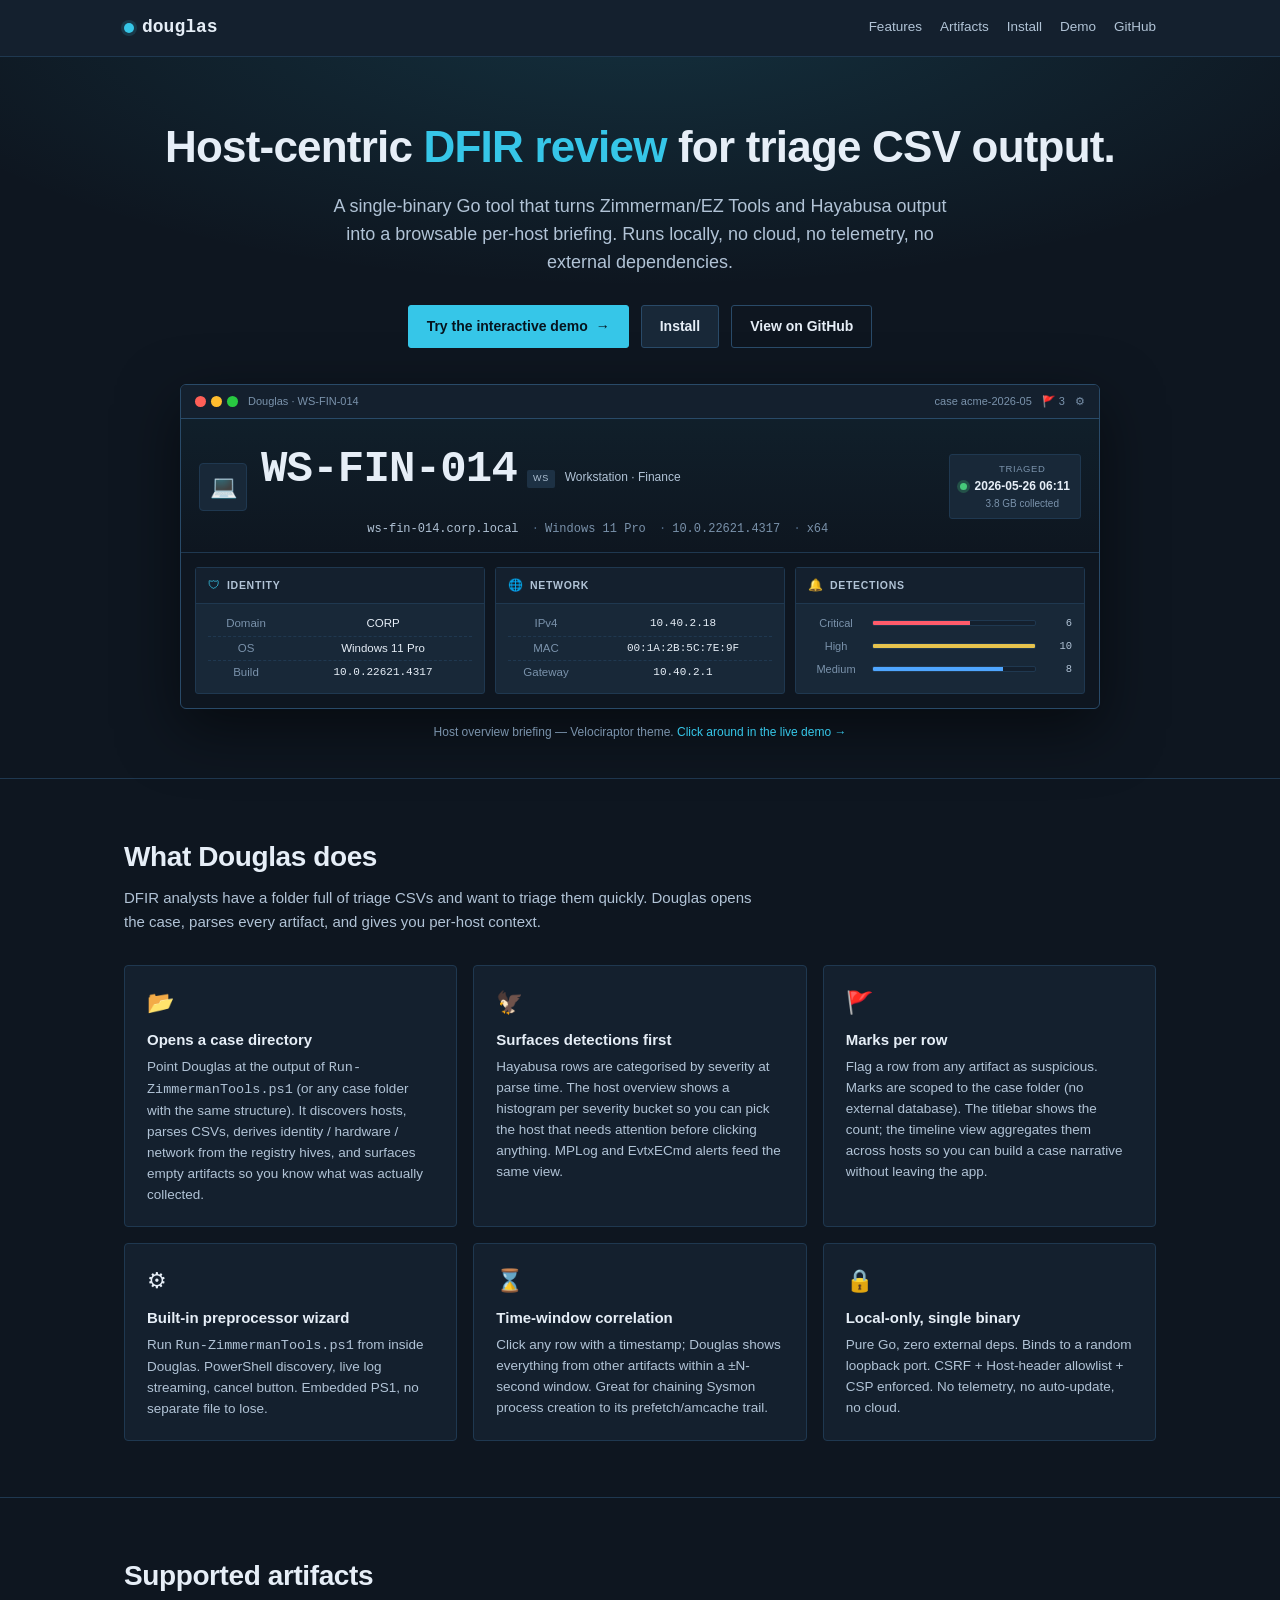
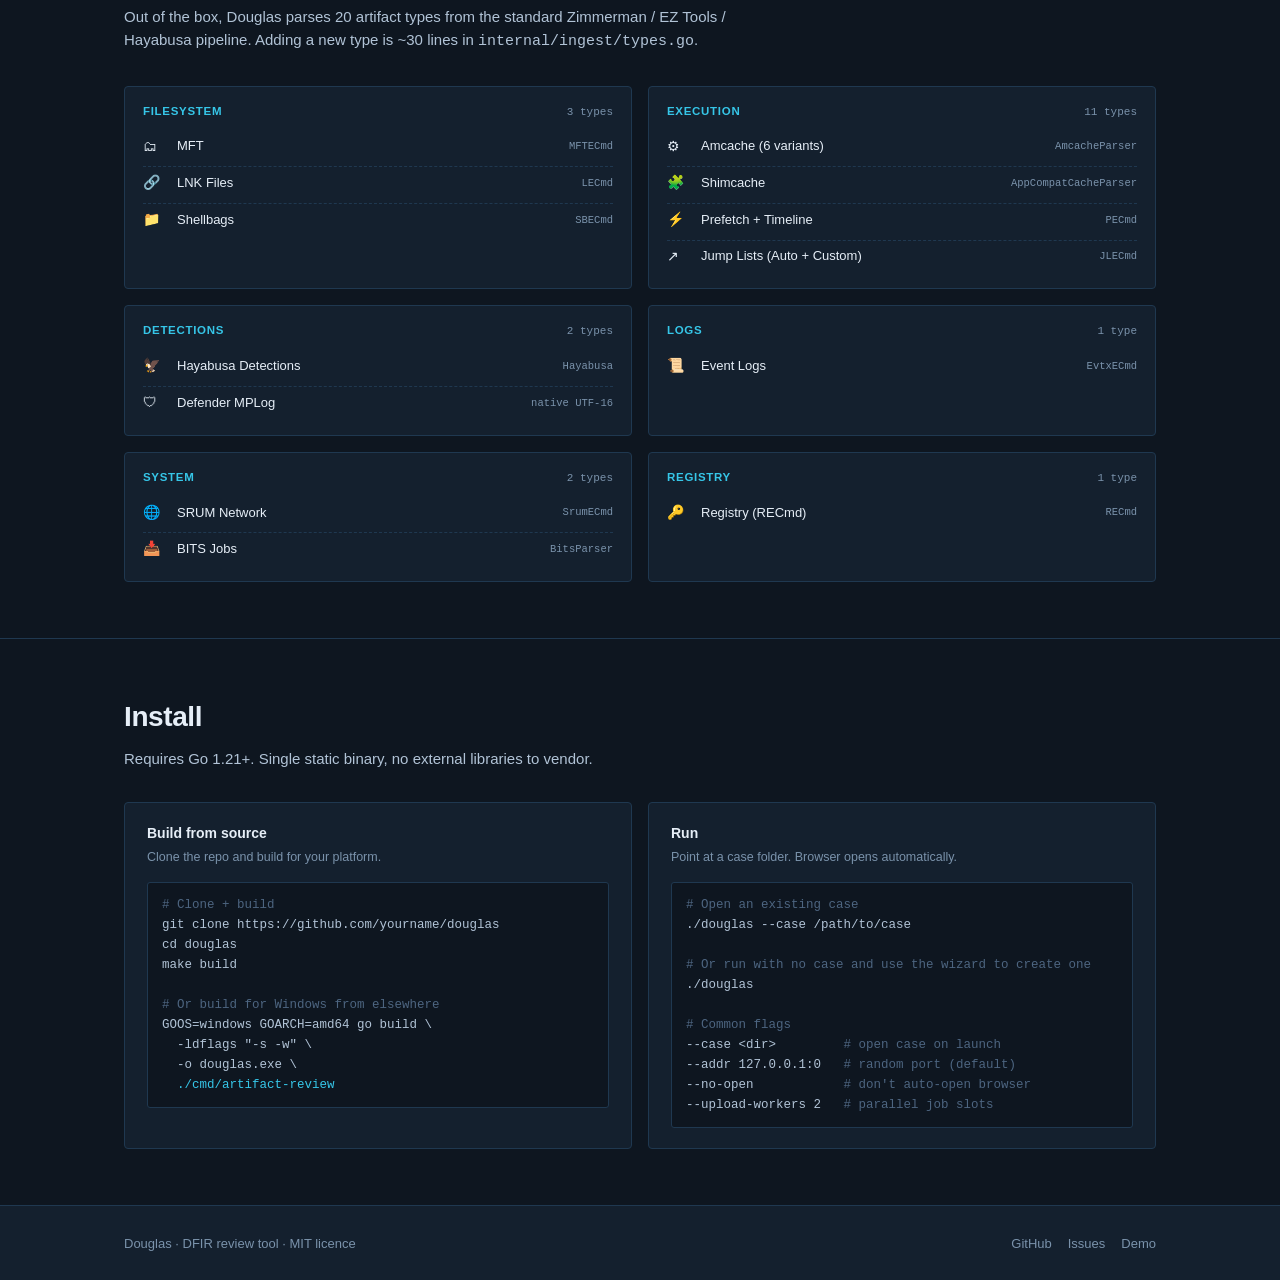
<file: docs/index.html>
<!DOCTYPE html>
<html lang="en">
<head>
  <meta charset="UTF-8">
  <meta name="viewport" content="width=device-width, initial-scale=1.0">
  <title>Douglas — host-centric DFIR review tool</title>
  <meta name="description" content="Host-centric DFIR review tool for Zimmerman/EZ Tools and Hayabusa CSV output. Pure Go, single binary, local web UI, zero external dependencies.">

  <!-- Open Graph for link previews -->
  <meta property="og:title" content="Douglas — host-centric DFIR review tool">
  <meta property="og:description" content="Host-centric DFIR review tool for Zimmerman/EZ Tools and Hayabusa CSV output. Pure Go, single binary, local web UI.">
  <meta property="og:type" content="website">

  <style>
    /* ------------------------------------------------------------------
       Theme tokens — Velociraptor dark theme, kept in sync with the
       real app via cmd/artifact-review/static/themes.css.
       ------------------------------------------------------------------ */
    :root {
      --bg:           #0e1620;
      --bg-1:         #14202e;
      --bg-2:         #182838;
      --bg-3:         #1d3144;
      --bg-elev:      #25435e;
      --border:       #294a68;
      --border-soft:  #1f3850;
      --fg:           #e6eef7;
      --fg-2:         #b1c3d6;
      --fg-3:         #7a92ab;
      --fg-faint:     #4d6580;
      --accent:       #36c6e8;
      --accent-2:     #4fd9ff;
      --accent-fg:    #06141e;
      --accent-soft:  rgba(54,198,232,0.15);
      --ok:           #46c97a;
      --warn:         #e6c34d;
      --crit:         #ff5b6a;
      --info:         #4fa6ff;
      --chip-bg:      #1d3346;
      color-scheme: dark;
    }

    /* ------------------------------------------------------------------
       Base
       ------------------------------------------------------------------ */
    * { box-sizing: border-box; }
    html, body {
      margin: 0; padding: 0;
      background: var(--bg);
      color: var(--fg);
      font-family: -apple-system, BlinkMacSystemFont, "Segoe UI", Roboto, "Helvetica Neue", Arial, sans-serif;
      font-size: 15px;
      line-height: 1.55;
    }
    .mono {
      font-family: 'JetBrains Mono', 'Ubuntu Mono', 'SF Mono', Menlo, Consolas, monospace;
    }
    a { color: var(--accent); text-decoration: none; }
    a:hover { text-decoration: underline; }
    .container {
      max-width: 1080px;
      margin: 0 auto;
      padding: 0 24px;
    }

    /* ------------------------------------------------------------------
       Top nav
       ------------------------------------------------------------------ */
    .topnav {
      border-bottom: 1px solid var(--border-soft);
      background: var(--bg-1);
    }
    .topnav-inner {
      display: flex;
      align-items: center;
      gap: 20px;
      padding: 14px 24px;
      max-width: 1080px;
      margin: 0 auto;
    }
    .brand {
      font-family: 'JetBrains Mono', 'Ubuntu Mono', monospace;
      font-size: 18px;
      font-weight: 700;
      color: var(--fg);
      display: flex;
      align-items: center;
      gap: 8px;
      text-decoration: none;
    }
    .brand:hover { text-decoration: none; }
    .brand-dot {
      width: 10px; height: 10px; border-radius: 50%;
      background: var(--accent);
      box-shadow: 0 0 0 3px var(--accent-soft);
    }
    .topnav .links {
      display: flex;
      gap: 18px;
      margin-left: auto;
      font-size: 13.5px;
    }
    .topnav .links a {
      color: var(--fg-2);
      font-weight: 500;
    }
    .topnav .links a:hover { color: var(--accent); text-decoration: none; }

    /* ------------------------------------------------------------------
       Hero
       ------------------------------------------------------------------ */
    .hero {
      padding: 56px 0 36px;
      background:
        radial-gradient(800px 280px at 50% -50px, var(--accent-soft), transparent),
        var(--bg);
      border-bottom: 1px solid var(--border-soft);
    }
    .hero-inner {
      text-align: center;
    }
    .hero h1 {
      font-size: 44px;
      font-weight: 800;
      letter-spacing: -0.8px;
      margin: 0 0 12px;
      color: var(--fg);
    }
    .hero h1 .accent { color: var(--accent); }
    .hero .tagline {
      font-size: 18px;
      color: var(--fg-2);
      max-width: 640px;
      margin: 0 auto 28px;
    }
    .hero .cta {
      display: flex;
      gap: 12px;
      justify-content: center;
      flex-wrap: wrap;
    }
    .btn {
      display: inline-flex;
      align-items: center;
      gap: 8px;
      padding: 10px 18px;
      border-radius: 3px;
      font-size: 14px;
      font-weight: 600;
      border: 1px solid var(--border);
      background: var(--bg-2);
      color: var(--fg);
      cursor: pointer;
      transition: border-color 0.15s, background 0.15s;
      text-decoration: none;
    }
    .btn:hover {
      border-color: var(--accent);
      text-decoration: none;
    }
    .btn.primary {
      background: var(--accent);
      color: var(--accent-fg);
      border-color: var(--accent);
    }
    .btn.primary:hover { background: var(--accent-2); border-color: var(--accent-2); }
    .btn.ghost { background: transparent; }
    .btn .arrow { transition: transform 0.15s; }
    .btn:hover .arrow { transform: translateX(2px); }

    /* ------------------------------------------------------------------
       Visual preview — a CSS-only recreation of the host overview
       header, so the page shows what Douglas looks like without needing
       a screenshot. Class names mirror the real app's so the styling
       stays in sync.
       ------------------------------------------------------------------ */
    .preview {
      max-width: 920px;
      margin: 36px auto 0;
      background: var(--bg);
      border: 1px solid var(--border);
      border-radius: 6px;
      overflow: hidden;
      box-shadow: 0 20px 60px rgba(0, 0, 0, 0.5);
    }
    .preview-titlebar {
      display: flex;
      align-items: center;
      gap: 10px;
      padding: 8px 14px;
      background: #14202e;
      border-bottom: 1px solid var(--border);
      font-size: 11.5px;
      color: var(--fg-3);
    }
    .preview-titlebar .traffic { display: flex; gap: 5px; }
    .preview-titlebar .dot { width: 11px; height: 11px; border-radius: 50%; }
    .preview-titlebar .dot.r { background: #ff5f57; }
    .preview-titlebar .dot.y { background: #ffbd2e; }
    .preview-titlebar .dot.g { background: #28c941; }
    .preview-titlebar .grow { flex: 1; }
    .preview-titlebar .mini { font-size: 11px; }

    .preview-head {
      display: grid;
      grid-template-columns: 48px 1fr auto;
      align-items: center;
      gap: 14px;
      padding: 16px 18px 14px;
      border-bottom: 1px solid var(--border-soft);
      background: linear-gradient(180deg,
        color-mix(in srgb, var(--accent-soft) 35%, var(--bg) 65%),
        var(--bg));
    }
    .preview-avatar {
      width: 48px; height: 48px;
      border-radius: 4px;
      background: var(--bg-2);
      border: 1px solid var(--border-soft);
      display: grid; place-items: center;
      color: var(--accent);
      font-size: 22px;
    }
    .preview-id-row {
      display: flex; align-items: baseline; gap: 10px; flex-wrap: wrap;
    }
    .preview-name {
      font-size: 22px; font-weight: 700; color: var(--fg);
      letter-spacing: -0.2px;
      margin: 0;
      font-family: 'JetBrains Mono', monospace;
    }
    .preview-tag {
      font-size: 9px;
      text-transform: uppercase;
      letter-spacing: 0.6px;
      padding: 2px 6px;
      border-radius: 2px;
      background: var(--bg-3);
      color: var(--fg-2);
    }
    .preview-role { font-size: 12px; color: var(--fg-2); }
    .preview-fqdn {
      margin-top: 4px;
      font-size: 12px; color: var(--fg-3);
      font-family: 'JetBrains Mono', monospace;
    }
    .preview-fqdn .sep { color: var(--fg-faint); margin: 0 6px; }
    .preview-pill {
      display: flex; align-items: center; gap: 8px;
      background: var(--bg-2);
      border: 1px solid var(--border-soft);
      border-radius: 3px;
      padding: 7px 10px;
      min-width: 130px;
    }
    .preview-pill-dot {
      width: 7px; height: 7px; border-radius: 50%;
      background: var(--ok);
      box-shadow: 0 0 0 3px color-mix(in srgb, var(--ok) 25%, transparent);
    }
    .preview-pill-body { display: flex; flex-direction: column; }
    .preview-pill-label {
      font-size: 9.5px; text-transform: uppercase; letter-spacing: 0.6px;
      color: var(--fg-3);
    }
    .preview-pill-value {
      font-size: 12px; color: var(--fg); font-weight: 600;
    }
    .preview-pill-sub { font-size: 10px; color: var(--fg-3); }

    /* Mini briefing grid below the header — abbreviated version of the
       real overview, just enough to communicate "this is a briefing
       panel, not a generic dashboard". */
    .preview-grid {
      display: grid;
      grid-template-columns: repeat(3, 1fr);
      gap: 10px;
      padding: 14px;
    }
    @media (max-width: 820px) {
      .preview-grid { grid-template-columns: 1fr; }
      .preview-head { grid-template-columns: 48px 1fr; }
      .preview-head .preview-pill { grid-column: 1 / -1; }
    }
    .preview-card {
      background: var(--bg-2);
      border: 1px solid var(--border-soft);
      border-radius: 3px;
    }
    .preview-card-h {
      padding: 8px 12px;
      border-bottom: 1px solid var(--border-soft);
      background: var(--bg-1);
      display: flex; align-items: center; gap: 7px;
    }
    .preview-card-ico { color: var(--accent); font-size: 12px; }
    .preview-card-t {
      font-size: 10.5px; text-transform: uppercase; letter-spacing: 0.7px;
      font-weight: 700; color: var(--fg-2);
    }
    .preview-card-body { padding: 8px 12px; }
    .preview-kv {
      display: grid;
      grid-template-columns: 76px 1fr;
      gap: 10px;
      padding: 3px 0;
      font-size: 11.5px;
    }
    .preview-kv + .preview-kv { border-top: 1px dashed var(--border-soft); }
    .preview-kv-k { color: var(--fg-3); }
    .preview-kv-v { color: var(--fg); }
    .preview-kv-v.mono {
      font-family: 'JetBrains Mono', monospace;
      font-size: 11px;
    }
    .preview-sev {
      display: grid;
      grid-template-columns: 56px 1fr 28px;
      gap: 8px; align-items: center;
      font-size: 11px;
      padding: 3px 0;
    }
    .preview-sev-l { color: var(--fg-3); }
    .preview-sev-track {
      height: 6px; background: var(--bg-1);
      border-radius: 2px; overflow: hidden;
      border: 1px solid var(--border-soft);
    }
    .preview-sev-fill { display: block; height: 100%; }
    .preview-sev-n {
      text-align: right; color: var(--fg-2);
      font-family: 'JetBrains Mono', monospace;
      font-size: 10.5px;
    }

    .preview-caption {
      text-align: center;
      font-size: 12px;
      color: var(--fg-3);
      margin-top: 14px;
    }

    /* ------------------------------------------------------------------
       Section wrapper
       ------------------------------------------------------------------ */
    section.block {
      padding: 56px 0;
      border-bottom: 1px solid var(--border-soft);
    }
    section.block:last-of-type { border-bottom: 0; }
    .block h2 {
      font-size: 28px;
      font-weight: 700;
      letter-spacing: -0.4px;
      margin: 0 0 8px;
      color: var(--fg);
    }
    .block .sub {
      font-size: 15px;
      color: var(--fg-2);
      margin: 0 0 32px;
      max-width: 640px;
    }

    /* ------------------------------------------------------------------
       Feature grid
       ------------------------------------------------------------------ */
    .features {
      display: grid;
      grid-template-columns: repeat(3, 1fr);
      gap: 16px;
    }
    @media (max-width: 820px) {
      .features { grid-template-columns: 1fr; }
    }
    .feat {
      background: var(--bg-1);
      border: 1px solid var(--border-soft);
      border-radius: 4px;
      padding: 20px 22px;
    }
    .feat-ico {
      font-size: 22px;
      margin-bottom: 8px;
      display: block;
    }
    .feat h3 {
      font-size: 15px;
      font-weight: 700;
      margin: 0 0 6px;
      color: var(--fg);
    }
    .feat p {
      font-size: 13.5px;
      color: var(--fg-2);
      margin: 0;
      line-height: 1.55;
    }

    /* ------------------------------------------------------------------
       Artifacts grid (lifted concept from the real overview)
       ------------------------------------------------------------------ */
    .artifact-categories {
      display: grid;
      grid-template-columns: repeat(2, 1fr);
      gap: 16px;
    }
    @media (max-width: 820px) {
      .artifact-categories { grid-template-columns: 1fr; }
    }
    .artifact-cat {
      background: var(--bg-1);
      border: 1px solid var(--border-soft);
      border-radius: 4px;
      padding: 16px 18px;
    }
    .artifact-cat-h {
      display: flex;
      align-items: baseline;
      justify-content: space-between;
      margin-bottom: 10px;
    }
    .artifact-cat-name {
      font-size: 11.5px;
      text-transform: uppercase;
      letter-spacing: 0.7px;
      color: var(--accent);
      font-weight: 700;
    }
    .artifact-cat-count {
      font-size: 11px;
      color: var(--fg-3);
      font-family: 'JetBrains Mono', monospace;
    }
    .artifact-list {
      display: flex;
      flex-direction: column;
      gap: 4px;
    }
    .artifact-item {
      display: grid;
      grid-template-columns: 24px 1fr auto;
      gap: 10px;
      padding: 5px 0;
      font-size: 13px;
      align-items: center;
      border-top: 1px dashed var(--border-soft);
    }
    .artifact-item:first-child { border-top: 0; }
    .artifact-item-ico { font-size: 14px; }
    .artifact-item-name { color: var(--fg); }
    .artifact-item-tool {
      font-size: 10.5px;
      color: var(--fg-3);
      font-family: 'JetBrains Mono', monospace;
    }

    /* ------------------------------------------------------------------
       Install / quickstart
       ------------------------------------------------------------------ */
    .install-cols {
      display: grid;
      grid-template-columns: 1fr 1fr;
      gap: 16px;
    }
    @media (max-width: 820px) {
      .install-cols { grid-template-columns: 1fr; }
    }
    .install-col {
      background: var(--bg-1);
      border: 1px solid var(--border-soft);
      border-radius: 4px;
      padding: 20px 22px;
    }
    .install-col h3 {
      font-size: 14px;
      font-weight: 700;
      margin: 0 0 4px;
      color: var(--fg);
    }
    .install-col p.sub {
      font-size: 12.5px;
      color: var(--fg-3);
      margin: 0 0 14px;
    }
    pre {
      background: var(--bg);
      border: 1px solid var(--border-soft);
      border-radius: 3px;
      padding: 12px 14px;
      font-size: 12.5px;
      color: var(--fg-2);
      overflow-x: auto;
      margin: 0;
      line-height: 1.6;
      font-family: 'JetBrains Mono', 'Ubuntu Mono', monospace;
    }
    pre .comment { color: var(--fg-faint); }
    pre .accent { color: var(--accent); }

    /* ------------------------------------------------------------------
       Footer
       ------------------------------------------------------------------ */
    footer {
      padding: 28px 0;
      background: var(--bg-1);
      border-top: 1px solid var(--border-soft);
      font-size: 13px;
      color: var(--fg-3);
    }
    footer .container {
      display: flex;
      justify-content: space-between;
      flex-wrap: wrap;
      gap: 14px;
    }
    footer .links { display: flex; gap: 16px; }
    footer a { color: var(--fg-3); }
    footer a:hover { color: var(--accent); }
  </style>
</head>
<body>

  <!-- Top nav -->
  <nav class="topnav">
    <div class="topnav-inner">
      <a class="brand" href="./">
        <span class="brand-dot"></span>
        <span>douglas</span>
      </a>
      <div class="links">
        <a href="#features">Features</a>
        <a href="#artifacts">Artifacts</a>
        <a href="#install">Install</a>
        <a href="./demo.html">Demo</a>
        <a href="https://github.com/yourname/douglas">GitHub</a>
      </div>
    </div>
  </nav>

  <!-- Hero -->
  <header class="hero">
    <div class="container hero-inner">
      <h1>
        Host-centric <span class="accent">DFIR review</span>
        for triage CSV output.
      </h1>
      <p class="tagline">
        A single-binary Go tool that turns Zimmerman/EZ Tools and Hayabusa
        output into a browsable per-host briefing. Runs locally, no cloud,
        no telemetry, no external dependencies.
      </p>
      <div class="cta">
        <a class="btn primary" href="./demo.html">
          Try the interactive demo <span class="arrow">→</span>
        </a>
        <a class="btn" href="#install">Install</a>
        <a class="btn ghost" href="https://github.com/yourname/douglas">View on GitHub</a>
      </div>

      <!-- Inline preview of the host overview header. Honest mock — uses
           the same CSS variables and structure as the real app. -->
      <div class="preview">
        <div class="preview-titlebar">
          <div class="traffic">
            <span class="dot r"></span><span class="dot y"></span><span class="dot g"></span>
          </div>
          <span class="mini">Douglas · WS-FIN-014</span>
          <span class="grow"></span>
          <span class="mini" style="color: var(--fg-3);">case acme-2026-05</span>
          <span class="mini" style="color: var(--fg-3);">🚩 3</span>
          <span class="mini" style="color: var(--fg-3);">⚙</span>
        </div>
        <div class="preview-head">
          <div class="preview-avatar">💻</div>
          <div>
            <div class="preview-id-row">
              <h1 class="preview-name">WS-FIN-014</h1>
              <span class="preview-tag">WS</span>
              <span class="preview-role">Workstation · Finance</span>
            </div>
            <div class="preview-fqdn">
              <span style="color: var(--fg-2);">ws-fin-014.corp.local</span>
              <span class="sep">·</span>Windows 11 Pro
              <span class="sep">·</span>10.0.22621.4317
              <span class="sep">·</span>x64
            </div>
          </div>
          <div class="preview-pill">
            <span class="preview-pill-dot"></span>
            <div class="preview-pill-body">
              <span class="preview-pill-label">Triaged</span>
              <span class="preview-pill-value">2026-05-26 06:11</span>
              <span class="preview-pill-sub">3.8 GB collected</span>
            </div>
          </div>
        </div>
        <div class="preview-grid">
          <div class="preview-card">
            <div class="preview-card-h">
              <span class="preview-card-ico">🛡</span>
              <span class="preview-card-t">Identity</span>
            </div>
            <div class="preview-card-body">
              <div class="preview-kv"><span class="preview-kv-k">Domain</span><span class="preview-kv-v">CORP</span></div>
              <div class="preview-kv"><span class="preview-kv-k">OS</span><span class="preview-kv-v">Windows 11 Pro</span></div>
              <div class="preview-kv"><span class="preview-kv-k">Build</span><span class="preview-kv-v mono">10.0.22621.4317</span></div>
            </div>
          </div>
          <div class="preview-card">
            <div class="preview-card-h">
              <span class="preview-card-ico">🌐</span>
              <span class="preview-card-t">Network</span>
            </div>
            <div class="preview-card-body">
              <div class="preview-kv"><span class="preview-kv-k">IPv4</span><span class="preview-kv-v mono">10.40.2.18</span></div>
              <div class="preview-kv"><span class="preview-kv-k">MAC</span><span class="preview-kv-v mono">00:1A:2B:5C:7E:9F</span></div>
              <div class="preview-kv"><span class="preview-kv-k">Gateway</span><span class="preview-kv-v mono">10.40.2.1</span></div>
            </div>
          </div>
          <div class="preview-card">
            <div class="preview-card-h">
              <span class="preview-card-ico">🔔</span>
              <span class="preview-card-t">Detections</span>
            </div>
            <div class="preview-card-body">
              <div class="preview-sev">
                <span class="preview-sev-l">Critical</span>
                <span class="preview-sev-track"><span class="preview-sev-fill" style="width:60%; background:var(--crit);"></span></span>
                <span class="preview-sev-n">6</span>
              </div>
              <div class="preview-sev">
                <span class="preview-sev-l">High</span>
                <span class="preview-sev-track"><span class="preview-sev-fill" style="width:100%; background:var(--warn);"></span></span>
                <span class="preview-sev-n">10</span>
              </div>
              <div class="preview-sev">
                <span class="preview-sev-l">Medium</span>
                <span class="preview-sev-track"><span class="preview-sev-fill" style="width:80%; background:var(--info);"></span></span>
                <span class="preview-sev-n">8</span>
              </div>
            </div>
          </div>
        </div>
      </div>
      <div class="preview-caption">
        Host overview briefing — Velociraptor theme.
        <a href="./demo.html">Click around in the live demo →</a>
      </div>
    </div>
  </header>

  <!-- Features -->
  <section class="block" id="features">
    <div class="container">
      <h2>What Douglas does</h2>
      <p class="sub">
        DFIR analysts have a folder full of triage CSVs and want to triage
        them quickly. Douglas opens the case, parses every artifact, and
        gives you per-host context.
      </p>

      <div class="features">
        <div class="feat">
          <span class="feat-ico">📂</span>
          <h3>Opens a case directory</h3>
          <p>
            Point Douglas at the output of <span class="mono">Run-ZimmermanTools.ps1</span>
            (or any case folder with the same structure). It discovers
            hosts, parses CSVs, derives identity / hardware / network from
            the registry hives, and surfaces empty artifacts so you know
            what was actually collected.
          </p>
        </div>
        <div class="feat">
          <span class="feat-ico">🦅</span>
          <h3>Surfaces detections first</h3>
          <p>
            Hayabusa rows are categorised by severity at parse time. The
            host overview shows a histogram per severity bucket so you can
            pick the host that needs attention before clicking anything.
            MPLog and EvtxECmd alerts feed the same view.
          </p>
        </div>
        <div class="feat">
          <span class="feat-ico">🚩</span>
          <h3>Marks per row</h3>
          <p>
            Flag a row from any artifact as suspicious. Marks are scoped
            to the case folder (no external database). The titlebar shows
            the count; the timeline view aggregates them across hosts so
            you can build a case narrative without leaving the app.
          </p>
        </div>

        <div class="feat">
          <span class="feat-ico">⚙</span>
          <h3>Built-in preprocessor wizard</h3>
          <p>
            Run <span class="mono">Run-ZimmermanTools.ps1</span> from
            inside Douglas. PowerShell discovery, live log streaming,
            cancel button. Embedded PS1, no separate file to lose.
          </p>
        </div>
        <div class="feat">
          <span class="feat-ico">⌛</span>
          <h3>Time-window correlation</h3>
          <p>
            Click any row with a timestamp; Douglas shows everything
            from other artifacts within a ±N-second window. Great for
            chaining Sysmon process creation to its prefetch/amcache
            trail.
          </p>
        </div>
        <div class="feat">
          <span class="feat-ico">🔒</span>
          <h3>Local-only, single binary</h3>
          <p>
            Pure Go, zero external deps. Binds to a random loopback
            port. CSRF + Host-header allowlist + CSP enforced. No
            telemetry, no auto-update, no cloud.
          </p>
        </div>
      </div>
    </div>
  </section>

  <!-- Supported artifacts -->
  <section class="block" id="artifacts">
    <div class="container">
      <h2>Supported artifacts</h2>
      <p class="sub">
        Out of the box, Douglas parses 20 artifact types from the standard
        Zimmerman / EZ Tools / Hayabusa pipeline. Adding a new type is
        ~30 lines in <span class="mono">internal/ingest/types.go</span>.
      </p>

      <div class="artifact-categories">
        <div class="artifact-cat">
          <div class="artifact-cat-h">
            <span class="artifact-cat-name">Filesystem</span>
            <span class="artifact-cat-count">3 types</span>
          </div>
          <div class="artifact-list">
            <div class="artifact-item"><span class="artifact-item-ico">🗂</span><span class="artifact-item-name">MFT</span><span class="artifact-item-tool">MFTECmd</span></div>
            <div class="artifact-item"><span class="artifact-item-ico">🔗</span><span class="artifact-item-name">LNK Files</span><span class="artifact-item-tool">LECmd</span></div>
            <div class="artifact-item"><span class="artifact-item-ico">📁</span><span class="artifact-item-name">Shellbags</span><span class="artifact-item-tool">SBECmd</span></div>
          </div>
        </div>

        <div class="artifact-cat">
          <div class="artifact-cat-h">
            <span class="artifact-cat-name">Execution</span>
            <span class="artifact-cat-count">11 types</span>
          </div>
          <div class="artifact-list">
            <div class="artifact-item"><span class="artifact-item-ico">⚙</span><span class="artifact-item-name">Amcache (6 variants)</span><span class="artifact-item-tool">AmcacheParser</span></div>
            <div class="artifact-item"><span class="artifact-item-ico">🧩</span><span class="artifact-item-name">Shimcache</span><span class="artifact-item-tool">AppCompatCacheParser</span></div>
            <div class="artifact-item"><span class="artifact-item-ico">⚡</span><span class="artifact-item-name">Prefetch + Timeline</span><span class="artifact-item-tool">PECmd</span></div>
            <div class="artifact-item"><span class="artifact-item-ico">↗</span><span class="artifact-item-name">Jump Lists (Auto + Custom)</span><span class="artifact-item-tool">JLECmd</span></div>
          </div>
        </div>

        <div class="artifact-cat">
          <div class="artifact-cat-h">
            <span class="artifact-cat-name">Detections</span>
            <span class="artifact-cat-count">2 types</span>
          </div>
          <div class="artifact-list">
            <div class="artifact-item"><span class="artifact-item-ico">🦅</span><span class="artifact-item-name">Hayabusa Detections</span><span class="artifact-item-tool">Hayabusa</span></div>
            <div class="artifact-item"><span class="artifact-item-ico">🛡</span><span class="artifact-item-name">Defender MPLog</span><span class="artifact-item-tool">native UTF-16</span></div>
          </div>
        </div>

        <div class="artifact-cat">
          <div class="artifact-cat-h">
            <span class="artifact-cat-name">Logs</span>
            <span class="artifact-cat-count">1 type</span>
          </div>
          <div class="artifact-list">
            <div class="artifact-item"><span class="artifact-item-ico">📜</span><span class="artifact-item-name">Event Logs</span><span class="artifact-item-tool">EvtxECmd</span></div>
          </div>
        </div>

        <div class="artifact-cat">
          <div class="artifact-cat-h">
            <span class="artifact-cat-name">System</span>
            <span class="artifact-cat-count">2 types</span>
          </div>
          <div class="artifact-list">
            <div class="artifact-item"><span class="artifact-item-ico">🌐</span><span class="artifact-item-name">SRUM Network</span><span class="artifact-item-tool">SrumECmd</span></div>
            <div class="artifact-item"><span class="artifact-item-ico">📥</span><span class="artifact-item-name">BITS Jobs</span><span class="artifact-item-tool">BitsParser</span></div>
          </div>
        </div>

        <div class="artifact-cat">
          <div class="artifact-cat-h">
            <span class="artifact-cat-name">Registry</span>
            <span class="artifact-cat-count">1 type</span>
          </div>
          <div class="artifact-list">
            <div class="artifact-item"><span class="artifact-item-ico">🔑</span><span class="artifact-item-name">Registry (RECmd)</span><span class="artifact-item-tool">RECmd</span></div>
          </div>
        </div>
      </div>
    </div>
  </section>

  <!-- Install -->
  <section class="block" id="install">
    <div class="container">
      <h2>Install</h2>
      <p class="sub">
        Requires Go 1.21+. Single static binary, no external libraries to vendor.
      </p>

      <div class="install-cols">
        <div class="install-col">
          <h3>Build from source</h3>
          <p class="sub">Clone the repo and build for your platform.</p>
<pre><span class="comment"># Clone + build</span>
git clone https://github.com/yourname/douglas
cd douglas
make build

<span class="comment"># Or build for Windows from elsewhere</span>
GOOS=windows GOARCH=amd64 go build \
  -ldflags "-s -w" \
  -o douglas.exe \
  <span class="accent">./cmd/artifact-review</span></pre>
        </div>

        <div class="install-col">
          <h3>Run</h3>
          <p class="sub">Point at a case folder. Browser opens automatically.</p>
<pre><span class="comment"># Open an existing case</span>
./douglas --case /path/to/case

<span class="comment"># Or run with no case and use the wizard to create one</span>
./douglas

<span class="comment"># Common flags</span>
--case &lt;dir&gt;         <span class="comment"># open case on launch</span>
--addr 127.0.0.1:0   <span class="comment"># random port (default)</span>
--no-open            <span class="comment"># don't auto-open browser</span>
--upload-workers 2   <span class="comment"># parallel job slots</span></pre>
        </div>
      </div>
    </div>
  </section>

  <footer>
    <div class="container">
      <div>Douglas · DFIR review tool · MIT licence</div>
      <div class="links">
        <a href="https://github.com/yourname/douglas">GitHub</a>
        <a href="https://github.com/yourname/douglas/issues">Issues</a>
        <a href="./demo.html">Demo</a>
      </div>
    </div>
  </footer>
</body>
</html>
</file>
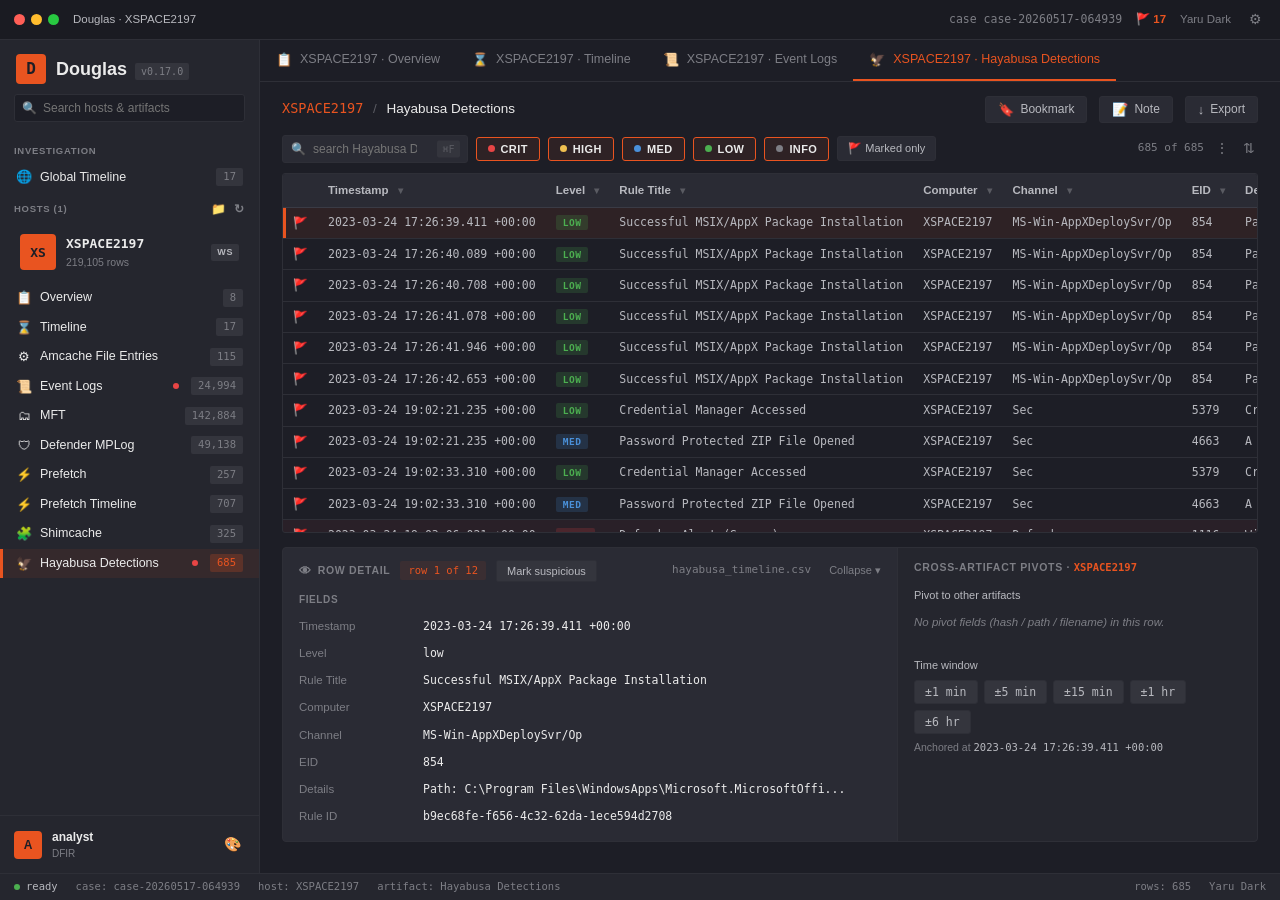
<file: docs/demo.html>
<!DOCTYPE html>
<html lang="en">
<head>
  <meta charset="UTF-8">
  <meta name="viewport" content="width=device-width, initial-scale=1.0">
  <title>Douglas · interactive demo</title>
  <!--
    Self-contained interactive demo for Douglas, the host-centric DFIR
    review tool. Synthetic case data, no backend. UI structure mirrors
    the real application: brand bar + top tab strip + sidebar +
    main pane + status bar. Theme is Yaru Dark (orange accent).

    Four views accessible via the top tab strip:
      1. Host overview  (briefing layout from v0.15.0, re-themed)
      2. Timeline       (KPI cards + card-style event list)
      3. Event Logs     (table + Row Detail / Pivots dual panel)
      4. Hayabusa       (table + Row Detail / Pivots dual panel)
    The Pivot view opens as a new tab when an analyst clicks one of
    the ±N time-window buttons in the Row Detail panel.

    The demo's class names and theme tokens mirror the real app where
    possible. When the real app's CSS changes, propagate the relevant
    swatches here.
  -->
  <style>
    /* =================================================================
       Theme — Yaru Dark
       Inferred from the screenshots. The orange accent (#e95420) is
       the Ubuntu Yaru accent. Severity chip colors match the dot
       palette in the real Timeline view.
       ================================================================= */
    :root {
      --bg:           #1d1e26;
      --bg-1:         #25262e;
      --bg-2:         #2a2b34;
      --bg-3:         #34353d;
      --bg-elev:      #3d3e47;
      --bg-row-hov:   #2f3038;
      --bg-row-sel:   rgba(233, 84, 32, 0.10);
      --border:       #3a3b45;
      --border-soft:  #2e2f37;
      --fg:           #ebebeb;
      --fg-2:         #b8b9bf;
      --fg-3:         #7d7e85;
      --fg-faint:     #5a5b62;
      --accent:       #e95420;
      --accent-2:     #f47049;
      --accent-fg:    #1d1e26;
      --accent-soft:  rgba(233, 84, 32, 0.15);
      --accent-bg:    rgba(233, 84, 32, 0.08);
      --ok:           #4caf50;
      --warn:         #f0c050;
      --crit:         #e84545;
      --info:         #4a90d9;
      --chip-bg:      #34353d;
      --titlebar:     #1a1b22;
      color-scheme: dark;
    }

    /* =================================================================
       Base
       ================================================================= */
    * { box-sizing: border-box; }
    html, body {
      margin: 0; padding: 0;
      background: var(--bg);
      color: var(--fg);
      font-family: -apple-system, BlinkMacSystemFont, "Segoe UI", Roboto, "Helvetica Neue", Arial, sans-serif;
      font-size: 13px;
      line-height: 1.5;
      height: 100vh;
      overflow: hidden;
    }
    .mono {
      font-family: 'JetBrains Mono', 'Ubuntu Mono', 'SF Mono', Menlo, Consolas, monospace;
    }
    button {
      font-family: inherit;
      color: inherit;
      background: transparent;
      border: 0;
      cursor: pointer;
      padding: 0;
    }
    input[type="text"] {
      font-family: inherit;
      color: inherit;
    }

    /* =================================================================
       Top-level layout
       ================================================================= */
    .app {
      display: grid;
      grid-template-rows: auto 1fr auto;
      grid-template-columns: 260px 1fr;
      grid-template-areas:
        "brand   brand"
        "sidebar main"
        "status  status";
      height: 100vh;
    }
    .brandbar { grid-area: brand; }
    .sidebar  { grid-area: sidebar; }
    .mainpane { grid-area: main; display: flex; flex-direction: column; min-width: 0; }
    .statusbar { grid-area: status; }

    /* =================================================================
       Brand bar — top of the window
       Layout: traffic-lights · brand block · grow · case info · marks · theme name · gear
       ================================================================= */
    .brandbar {
      display: flex;
      align-items: center;
      gap: 14px;
      padding: 7px 14px;
      background: var(--titlebar);
      border-bottom: 1px solid var(--border-soft);
      font-size: 11.5px;
      color: var(--fg-3);
    }
    .traffic { display: flex; gap: 6px; flex-shrink: 0; }
    .traffic .dot { width: 11px; height: 11px; border-radius: 50%; }
    .traffic .dot.r { background: #ff5f57; }
    .traffic .dot.y { background: #ffbd2e; }
    .traffic .dot.g { background: #28c941; }

    .brandbar .doc-name {
      font-size: 11.5px;
      color: var(--fg-2);
    }
    .brandbar .grow { flex: 1; }
    .brandbar .meta {
      color: var(--fg-3);
      font-size: 11.5px;
      font-family: 'JetBrains Mono', monospace;
    }
    .brandbar .marks {
      color: var(--accent);
      font-weight: 600;
    }
    .brandbar .theme-name {
      color: var(--fg-3);
    }
    .brandbar .gear {
      color: var(--fg-3);
      font-size: 14px;
      padding: 2px 4px;
      border-radius: 2px;
    }
    .brandbar .gear:hover { color: var(--fg); background: var(--bg-3); }

    /* =================================================================
       Sidebar
       Sections: search · INVESTIGATION (Global Timeline) ·
                 HOSTS (each host w/ children) · footer (user)
       ================================================================= */
    .sidebar {
      background: var(--bg-1);
      border-right: 1px solid var(--border-soft);
      display: flex;
      flex-direction: column;
      min-width: 0;
      overflow: hidden;
    }
    .sb-brand {
      display: flex;
      align-items: center;
      gap: 10px;
      padding: 14px 16px 10px;
    }
    .sb-brand-tile {
      width: 30px; height: 30px;
      background: var(--accent);
      color: var(--accent-fg);
      border-radius: 4px;
      display: grid; place-items: center;
      font-weight: 800;
      font-size: 16px;
      font-family: 'JetBrains Mono', monospace;
    }
    .sb-brand-text {
      font-size: 18px; font-weight: 700;
      color: var(--fg);
      display: flex; align-items: baseline; gap: 8px;
    }
    .sb-brand-ver {
      font-size: 10px;
      color: var(--fg-3);
      background: var(--bg-3);
      padding: 1px 6px;
      border-radius: 2px;
      font-weight: 500;
      font-family: 'JetBrains Mono', monospace;
    }
    .sb-search {
      margin: 0 14px 14px;
      position: relative;
    }
    .sb-search input {
      width: 100%;
      background: var(--bg);
      border: 1px solid var(--border-soft);
      color: var(--fg);
      padding: 6px 8px 6px 28px;
      border-radius: 3px;
      font-size: 12px;
      outline: none;
    }
    .sb-search input:focus { border-color: var(--accent); }
    .sb-search .ico {
      position: absolute;
      left: 8px; top: 50%;
      transform: translateY(-50%);
      color: var(--fg-3);
      font-size: 12px;
    }
    .sb-section {
      padding: 8px 14px 4px;
      font-size: 9.5px;
      text-transform: uppercase;
      letter-spacing: 0.7px;
      color: var(--fg-3);
      font-weight: 700;
      display: flex;
      align-items: center;
      justify-content: space-between;
    }
    .sb-section .right { display: flex; gap: 8px; }
    .sb-section .right .ic {
      color: var(--fg-3);
      cursor: pointer;
      font-size: 12px;
    }
    .sb-section .right .ic:hover { color: var(--fg); }
    .sb-row {
      display: flex;
      align-items: center;
      gap: 8px;
      padding: 5px 16px;
      cursor: pointer;
      color: var(--fg);
      font-size: 12.5px;
    }
    .sb-row:hover { background: var(--bg-row-hov); }
    .sb-row.active {
      background: var(--accent-bg);
      box-shadow: inset 3px 0 0 var(--accent);
    }
    .sb-row .ico { width: 16px; text-align: center; font-size: 13px; flex-shrink: 0; }
    .sb-row .label { flex: 1; white-space: nowrap; overflow: hidden; text-overflow: ellipsis; }
    .sb-row .count {
      font-family: 'JetBrains Mono', monospace;
      font-size: 10.5px;
      color: var(--fg-3);
      background: var(--bg-3);
      padding: 1px 7px;
      border-radius: 2px;
    }
    .sb-row.active .count {
      background: color-mix(in srgb, var(--accent) 22%, transparent);
      color: var(--accent);
    }
    .sb-alert-dot {
      width: 6px; height: 6px;
      border-radius: 50%;
      background: var(--crit);
      flex-shrink: 0;
      margin-right: 4px;
    }

    .sb-host {
      padding: 8px 12px;
      margin: 4px 8px 4px;
      display: flex;
      align-items: center;
      gap: 10px;
      cursor: pointer;
      border-radius: 4px;
      background: transparent;
    }
    .sb-host:hover { background: var(--bg-row-hov); }
    .sb-host .tile {
      width: 36px; height: 36px;
      background: var(--accent);
      color: var(--accent-fg);
      border-radius: 4px;
      display: grid; place-items: center;
      font-weight: 800;
      font-size: 13px;
      font-family: 'JetBrains Mono', monospace;
      flex-shrink: 0;
    }
    .sb-host .body { flex: 1; min-width: 0; }
    .sb-host .hname {
      font-size: 13px;
      font-weight: 600;
      color: var(--fg);
      font-family: 'JetBrains Mono', monospace;
    }
    .sb-host .hmeta {
      font-size: 10.5px;
      color: var(--fg-3);
      margin-top: 2px;
    }
    .sb-host .tag {
      font-size: 9px;
      text-transform: uppercase;
      letter-spacing: 0.6px;
      padding: 2px 6px;
      border-radius: 2px;
      background: var(--bg-3);
      color: var(--fg-2);
      font-weight: 700;
    }

    .sb-children { display: flex; flex-direction: column; }

    .sb-grow { flex: 1; min-height: 0; overflow-y: auto; }

    .sb-footer {
      padding: 12px 14px;
      border-top: 1px solid var(--border-soft);
      display: flex;
      align-items: center;
      gap: 10px;
      background: var(--bg-1);
    }
    .sb-footer-tile {
      width: 28px; height: 28px;
      background: var(--accent);
      color: var(--accent-fg);
      border-radius: 4px;
      display: grid; place-items: center;
      font-weight: 700;
      font-size: 12px;
    }
    .sb-footer-name { font-size: 12px; color: var(--fg); font-weight: 600; }
    .sb-footer-role { font-size: 10px; color: var(--fg-3); }
    .sb-footer .grow { flex: 1; }
    .sb-footer .paint {
      color: var(--fg-3);
      font-size: 14px;
      cursor: pointer;
      padding: 4px;
      border-radius: 2px;
    }
    .sb-footer .paint:hover { color: var(--accent); background: var(--bg-3); }

    /* =================================================================
       Top tab strip — one tab per open view, like browser tabs
       Active tab has an orange underline.
       ================================================================= */
    .tab-strip {
      display: flex;
      background: var(--bg);
      border-bottom: 1px solid var(--border-soft);
      overflow-x: auto;
      flex-shrink: 0;
    }
    .tab {
      display: flex;
      align-items: center;
      gap: 8px;
      padding: 10px 16px 9px;
      cursor: pointer;
      color: var(--fg-3);
      border-bottom: 2px solid transparent;
      font-size: 12.5px;
      white-space: nowrap;
      transition: color 0.1s, border-color 0.1s;
      min-width: 0;
    }
    .tab:hover { color: var(--fg-2); }
    .tab.active {
      color: var(--accent);
      border-bottom-color: var(--accent);
      font-weight: 500;
    }
    .tab .ico { font-size: 13px; flex-shrink: 0; }
    .tab .tab-host { color: var(--fg-3); }
    .tab.active .tab-host { color: var(--accent); }
    .tab .close {
      color: var(--fg-faint);
      font-size: 11px;
      width: 14px;
      height: 14px;
      display: inline-grid;
      place-items: center;
      border-radius: 2px;
      margin-left: 2px;
    }
    .tab .close:hover { color: var(--fg); background: var(--bg-3); }

    /* =================================================================
       Status bar — bottom of window
       ================================================================= */
    .statusbar {
      background: var(--bg-1);
      border-top: 1px solid var(--border-soft);
      padding: 5px 14px;
      display: flex;
      gap: 18px;
      font-size: 10.5px;
      color: var(--fg-3);
      font-family: 'JetBrains Mono', monospace;
    }
    .statusbar .ready {
      display: flex;
      align-items: center;
      gap: 6px;
      color: var(--fg-2);
    }
    .statusbar .ready-dot {
      width: 6px; height: 6px;
      border-radius: 50%;
      background: var(--ok);
    }
    .statusbar .grow { flex: 1; }

    /* =================================================================
       View frame — main pane scroll container
       ================================================================= */
    .view {
      flex: 1;
      overflow-y: auto;
      display: none;
    }
    .view.active { display: block; }

    .view-head {
      padding: 14px 22px 12px;
      display: flex;
      align-items: center;
      gap: 12px;
    }
    .crumbs {
      font-size: 13.5px;
      color: var(--fg-3);
    }
    .crumbs .host {
      color: var(--accent);
      font-family: 'JetBrains Mono', monospace;
    }
    .crumbs .sep { margin: 0 6px; color: var(--fg-faint); }
    .crumbs .cur { color: var(--fg); }
    .view-head .grow { flex: 1; }
    .view-head .head-btn {
      background: var(--bg-2);
      border: 1px solid var(--border-soft);
      color: var(--fg-2);
      padding: 5px 12px;
      font-size: 12px;
      border-radius: 3px;
      display: inline-flex;
      align-items: center;
      gap: 6px;
    }
    .view-head .head-btn:hover { border-color: var(--accent); color: var(--fg); }
    .view-head .head-btn .ico { font-size: 13px; }
    /* =================================================================
       Timeline view
       Layout (from image 1):
         crumb · grow · "Oldest" sort · "Export"
         search · severity chips
         KPI row (Marked / By severity / Time span)
         Date header
         Card-style event list, one card per event
       ================================================================= */
    .tl-toolbar {
      display: flex;
      align-items: center;
      gap: 10px;
      padding: 0 22px 12px;
    }
    .tl-search {
      flex: 1;
      max-width: 480px;
      position: relative;
    }
    .tl-search input {
      width: 100%;
      background: var(--bg-2);
      border: 1px solid var(--border-soft);
      color: var(--fg);
      padding: 6px 10px 6px 30px;
      border-radius: 3px;
      font-size: 12px;
      outline: none;
    }
    .tl-search input:focus { border-color: var(--accent); }
    .tl-search .ico {
      position: absolute;
      left: 9px; top: 50%;
      transform: translateY(-50%);
      color: var(--fg-3);
      font-size: 12px;
    }
    .sev-chip {
      display: inline-flex;
      align-items: center;
      gap: 6px;
      padding: 5px 11px;
      border-radius: 3px;
      background: var(--bg-2);
      border: 1px solid var(--border-soft);
      color: var(--fg-2);
      font-size: 11px;
      font-weight: 600;
      text-transform: uppercase;
      letter-spacing: 0.4px;
      cursor: pointer;
    }
    .sev-chip:hover { border-color: var(--accent); }
    .sev-chip.active {
      background: var(--accent-bg);
      border-color: var(--accent);
      color: var(--fg);
    }
    .sev-chip .dot { width: 7px; height: 7px; border-radius: 50%; }
    .sev-chip .dot.crit { background: var(--crit); }
    .sev-chip .dot.high { background: var(--warn); }
    .sev-chip .dot.med  { background: var(--info); }
    .sev-chip .dot.low  { background: var(--ok); }
    .sev-chip .dot.info { background: var(--fg-3); }
    .sev-chip .count { color: var(--fg-3); font-weight: 500; }
    .sev-chip.active .count { color: var(--fg-2); }

    .kpi-row {
      display: grid;
      grid-template-columns: repeat(3, 1fr);
      gap: 14px;
      padding: 4px 22px 18px;
    }
    .kpi {
      background: var(--bg-2);
      border: 1px solid var(--border-soft);
      border-radius: 4px;
      padding: 12px 16px;
    }
    .kpi-label {
      font-size: 10px;
      text-transform: uppercase;
      letter-spacing: 0.6px;
      color: var(--fg-3);
      font-weight: 600;
      margin-bottom: 8px;
    }
    .kpi-value {
      font-size: 24px;
      font-weight: 700;
      color: var(--fg);
      line-height: 1.15;
      font-variant-numeric: tabular-nums;
    }
    .kpi-sub {
      font-size: 11px;
      color: var(--fg-3);
      margin-top: 4px;
    }
    .kpi-sev-row {
      display: flex;
      gap: 14px;
      align-items: center;
    }
    .kpi-sev-row .grp {
      display: flex;
      align-items: center;
      gap: 5px;
      font-size: 13px;
      font-family: 'JetBrains Mono', monospace;
      color: var(--fg-2);
    }
    .kpi-sev-row .grp .dot {
      width: 8px; height: 8px;
      border-radius: 50%;
    }
    .kpi-sev-row .grp.crit .dot { background: var(--crit); }
    .kpi-sev-row .grp.high .dot { background: var(--warn); }
    .kpi-sev-row .grp.med  .dot { background: var(--info); }
    .kpi-sev-row .grp.low  .dot { background: var(--ok); }
    .kpi-sev-row .grp.info .dot { background: var(--fg-3); }

    .tl-date-header {
      margin: 0 22px 10px;
      padding: 4px 10px;
      display: inline-block;
      background: var(--bg-2);
      border: 1px solid var(--border-soft);
      border-radius: 3px;
      font-family: 'JetBrains Mono', monospace;
      font-size: 11px;
      color: var(--fg-2);
      letter-spacing: 1px;
    }
    .tl-events {
      padding: 0 22px 22px;
      display: flex;
      flex-direction: column;
      gap: 10px;
    }
    .tl-event-card {
      display: grid;
      grid-template-columns: 96px 24px 1fr;
      gap: 14px;
      background: var(--bg-2);
      border: 1px solid var(--border-soft);
      border-radius: 4px;
      padding: 14px 16px;
      align-items: start;
    }
    .tl-event-card:hover { border-color: var(--border); }
    .tl-event-time {
      font-family: 'JetBrains Mono', monospace;
      font-size: 13px;
      color: var(--fg);
      font-weight: 600;
    }
    .tl-event-date {
      font-family: 'JetBrains Mono', monospace;
      font-size: 10px;
      color: var(--fg-3);
      margin-top: 3px;
    }
    .tl-event-bullet {
      width: 14px; height: 14px;
      border: 2px solid var(--border);
      border-radius: 50%;
      margin-top: 4px;
    }
    .tl-event-body { min-width: 0; }
    .tl-event-meta {
      display: flex;
      gap: 6px;
      align-items: center;
      margin-bottom: 8px;
    }
    .sev-tag {
      font-size: 9.5px;
      text-transform: uppercase;
      letter-spacing: 0.5px;
      font-weight: 700;
      padding: 2px 7px;
      border-radius: 2px;
    }
    .sev-tag.crit { background: rgba(232, 69, 69, 0.18); color: var(--crit); }
    .sev-tag.high { background: rgba(240, 192, 80, 0.18); color: var(--warn); }
    .sev-tag.med  { background: rgba(74, 144, 217, 0.18); color: var(--info); }
    .sev-tag.low  { background: rgba(76, 175, 80, 0.18); color: var(--ok); }
    .sev-tag.info { background: var(--bg-3); color: var(--fg-3); }
    .tl-event-art {
      font-size: 10.5px;
      color: var(--fg-3);
      background: var(--bg-3);
      padding: 2px 7px;
      border-radius: 2px;
      font-family: 'JetBrains Mono', monospace;
    }
    .tl-event-title {
      font-size: 14px;
      font-family: 'JetBrains Mono', monospace;
      color: var(--fg);
      margin-bottom: 10px;
      word-break: break-all;
    }
    .tl-event-actions {
      display: flex;
      gap: 16px;
      font-size: 11px;
      color: var(--fg-3);
    }
    .tl-event-actions .action {
      display: inline-flex;
      align-items: center;
      gap: 4px;
      cursor: pointer;
    }
    .tl-event-actions .action:hover { color: var(--fg); }
    .tl-event-actions .action.open-link:hover { color: var(--accent); }
    .tl-event-actions .action .chev { font-size: 9px; }

    /* =================================================================
       Artifact view
       Layout (from image 2):
         crumbs · grow · Bookmark / Note / Export buttons
         search · severity chips · "Marked only" · count + sort
         table with sortable headers
         bottom panel: ROW DETAIL on left + CROSS-ARTIFACT PIVOTS on right
       ================================================================= */
    .art-toolbar {
      display: flex;
      align-items: center;
      gap: 8px;
      padding: 0 22px 10px;
      flex-wrap: wrap;
    }
    .art-toolbar .search-wrap {
      position: relative;
      flex: 1;
      max-width: 480px;
    }
    .art-toolbar .search-wrap input {
      width: 100%;
      background: var(--bg-2);
      border: 1px solid var(--border-soft);
      color: var(--fg);
      padding: 6px 50px 6px 30px;
      border-radius: 3px;
      font-size: 12px;
      outline: none;
    }
    .art-toolbar .search-wrap input:focus { border-color: var(--accent); }
    .art-toolbar .search-wrap .ico {
      position: absolute;
      left: 9px; top: 50%;
      transform: translateY(-50%);
      color: var(--fg-3);
      font-size: 12px;
    }
    .art-toolbar .search-wrap .kbd {
      position: absolute;
      right: 8px; top: 50%;
      transform: translateY(-50%);
      color: var(--fg-faint);
      font-size: 10px;
      background: var(--bg-3);
      padding: 1px 5px;
      border-radius: 2px;
      font-family: 'JetBrains Mono', monospace;
    }
    .art-toolbar .marked-toggle {
      background: var(--bg-2);
      border: 1px solid var(--border-soft);
      padding: 5px 10px;
      font-size: 11px;
      color: var(--fg-2);
      border-radius: 3px;
      display: inline-flex;
      align-items: center;
      gap: 6px;
      cursor: pointer;
    }
    .art-toolbar .marked-toggle:hover { border-color: var(--accent); }
    .art-toolbar .marked-toggle.active {
      background: var(--accent-bg);
      border-color: var(--accent);
      color: var(--fg);
    }
    .art-toolbar .grow { flex: 1; }
    .art-toolbar .rowcount {
      font-family: 'JetBrains Mono', monospace;
      font-size: 11px;
      color: var(--fg-3);
    }
    .art-toolbar .icon-btn {
      color: var(--fg-3);
      padding: 3px;
      font-size: 14px;
      border-radius: 2px;
    }
    .art-toolbar .icon-btn:hover { color: var(--fg); background: var(--bg-3); }

    .art-table-wrap {
      margin: 0 22px;
      border: 1px solid var(--border-soft);
      border-radius: 3px;
      overflow: auto;
      max-height: 360px;
    }
    .art-table {
      width: 100%;
      border-collapse: collapse;
      font-size: 12px;
    }
    .art-table thead th {
      position: sticky; top: 0;
      background: var(--bg-2);
      padding: 8px 10px;
      text-align: left;
      font-weight: 600;
      color: var(--fg-2);
      border-bottom: 1px solid var(--border);
      white-space: nowrap;
      font-size: 11.5px;
    }
    .art-table thead th .filter-funnel {
      color: var(--fg-faint);
      font-size: 10px;
      margin-left: 6px;
      cursor: pointer;
    }
    .art-table thead th .filter-funnel:hover { color: var(--fg-2); }
    .art-table tbody td {
      padding: 6px 10px;
      border-bottom: 1px solid var(--border-soft);
      color: var(--fg-2);
      font-family: 'JetBrains Mono', monospace;
      font-size: 11.5px;
      white-space: nowrap;
      overflow: hidden;
      text-overflow: ellipsis;
      max-width: 320px;
    }
    .art-table tbody tr { cursor: pointer; }
    .art-table tbody tr:hover { background: var(--bg-row-hov); }
    .art-table tbody tr.marked {
      background: rgba(232, 69, 69, 0.06);
    }
    .art-table tbody tr.marked:hover { background: rgba(232, 69, 69, 0.10); }
    .art-table tbody tr.selected {
      background: var(--accent-bg);
      box-shadow: inset 3px 0 0 var(--accent);
    }
    .art-table .mark-flag {
      color: var(--crit);
      font-size: 12px;
    }
    .art-table .mark-flag.empty { color: var(--fg-faint); }

    /* Row Detail + Pivot dual-panel docked below the table */
    .row-detail {
      margin: 14px 22px 22px;
      background: var(--bg-2);
      border: 1px solid var(--border-soft);
      border-radius: 4px;
      display: grid;
      grid-template-columns: 1fr 360px;
    }
    .rd-left { padding: 12px 16px; min-width: 0; }
    .rd-right {
      padding: 12px 16px;
      border-left: 1px solid var(--border-soft);
      background: var(--bg-1);
      border-radius: 0 4px 4px 0;
    }
    .rd-head {
      display: flex;
      align-items: center;
      gap: 10px;
      margin-bottom: 10px;
    }
    .rd-head .label {
      font-size: 10.5px;
      text-transform: uppercase;
      letter-spacing: 0.7px;
      color: var(--fg-3);
      font-weight: 700;
      display: inline-flex;
      align-items: center;
      gap: 6px;
    }
    .rd-head .label .eye { font-size: 12px; }
    .rd-head .which {
      background: var(--accent-bg);
      color: var(--accent);
      font-size: 10.5px;
      padding: 2px 8px;
      border-radius: 2px;
      font-family: 'JetBrains Mono', monospace;
    }
    .rd-head .mark-suspicious {
      background: var(--bg-3);
      border: 1px solid var(--border-soft);
      color: var(--fg-2);
      padding: 4px 10px;
      font-size: 11px;
      border-radius: 2px;
    }
    .rd-head .mark-suspicious:hover { border-color: var(--accent); }
    .rd-head .grow { flex: 1; }
    .rd-source {
      font-family: 'JetBrains Mono', monospace;
      font-size: 11px;
      color: var(--fg-3);
    }
    .rd-collapse {
      color: var(--fg-3);
      font-size: 11px;
      margin-left: 8px;
    }

    .rd-section-label {
      font-size: 10px;
      text-transform: uppercase;
      letter-spacing: 0.6px;
      color: var(--fg-3);
      font-weight: 700;
      margin-bottom: 8px;
    }
    .rd-fields {
      display: grid;
      grid-template-columns: 110px 1fr;
      gap: 4px 14px;
      font-size: 11.5px;
    }
    .rd-fields .k { color: var(--fg-3); padding: 3px 0; }
    .rd-fields .v {
      color: var(--fg);
      font-family: 'JetBrains Mono', monospace;
      padding: 3px 0;
      word-break: break-all;
    }

    .pivot-panel-h {
      font-size: 10.5px;
      text-transform: uppercase;
      letter-spacing: 0.7px;
      color: var(--fg-3);
      font-weight: 700;
      margin-bottom: 4px;
    }
    .pivot-panel-h .host {
      color: var(--accent);
      font-family: 'JetBrains Mono', monospace;
      text-transform: none;
      letter-spacing: 0;
      font-weight: 600;
    }
    .pivot-sub-h {
      font-size: 11px;
      color: var(--fg-2);
      margin: 12px 0 6px;
    }
    .pivot-empty {
      font-size: 11.5px;
      color: var(--fg-3);
      font-style: italic;
      padding: 4px 0 14px;
    }
    .pivot-anchored {
      font-size: 10.5px;
      color: var(--fg-3);
      margin-top: 6px;
    }
    .pivot-anchored .ts {
      color: var(--fg-2);
      font-family: 'JetBrains Mono', monospace;
    }
    .pivot-windows {
      display: flex;
      gap: 6px;
      flex-wrap: wrap;
      margin-top: 4px;
    }
    .pivot-windows .win-btn {
      background: var(--bg-3);
      border: 1px solid var(--border-soft);
      color: var(--fg-2);
      padding: 4px 10px;
      font-size: 11.5px;
      border-radius: 3px;
      font-family: 'JetBrains Mono', monospace;
    }
    .pivot-windows .win-btn:hover {
      border-color: var(--accent);
      color: var(--accent);
    }

    /* =================================================================
       Pivot tab — opens as a new top tab when a window button is clicked
       Layout (image 3):
         Top: linked tab w/ anchor timestamp + window
         crumb · grow · artifact filter chip · "X of Y events"
         result rows (anchor highlighted in orange)
       ================================================================= */
    .pivot-tab-banner {
      padding: 10px 22px;
      border-bottom: 1px solid var(--accent);
      background: linear-gradient(180deg,
        color-mix(in srgb, var(--accent-bg) 80%, transparent),
        transparent);
      font-size: 13.5px;
      color: var(--accent);
      display: flex;
      align-items: center;
      gap: 8px;
      font-family: 'JetBrains Mono', monospace;
    }
    .pivot-tab-banner .link-ico { font-size: 13px; }
    .pivot-tab-banner .hayabusa { color: var(--accent); }
    .pivot-tab-banner .ts { color: var(--accent); font-weight: 600; }
    .pivot-tab-banner .win { color: var(--accent); font-weight: 600; }

    .pivot-view-toolbar {
      display: flex;
      align-items: center;
      gap: 12px;
      padding: 0 22px 14px;
    }
    .pivot-view-toolbar .grow { flex: 1; }
    .pivot-view-toolbar .anchor-text {
      font-size: 12.5px;
      color: var(--fg-2);
    }
    .pivot-view-toolbar .anchor-text .ts {
      font-family: 'JetBrains Mono', monospace;
      color: var(--fg);
    }
    .pivot-view-toolbar .anchor-text .win {
      color: var(--accent);
      font-weight: 600;
      margin-left: 6px;
      background: var(--accent-bg);
      padding: 1px 6px;
      border-radius: 2px;
    }
    .pivot-art-filter {
      background: var(--bg-2);
      border: 1px solid var(--border-soft);
      color: var(--fg);
      padding: 5px 10px;
      font-size: 11.5px;
      border-radius: 3px;
      display: inline-flex;
      align-items: center;
      gap: 6px;
    }
    .pivot-events {
      margin: 0 22px;
      border: 1px solid var(--border-soft);
      border-radius: 4px;
      overflow: hidden;
    }
    .pivot-event {
      display: grid;
      grid-template-columns: 195px 60px 180px 1fr 80px;
      gap: 14px;
      padding: 12px 18px;
      border-bottom: 1px solid var(--border-soft);
      align-items: center;
      font-size: 12px;
    }
    .pivot-event:last-child { border-bottom: 0; }
    .pivot-event:hover { background: var(--bg-row-hov); }
    .pivot-event.anchor {
      background: var(--accent-bg);
      box-shadow: inset 3px 0 0 var(--accent);
    }
    .pivot-event .ts {
      font-family: 'JetBrains Mono', monospace;
      color: var(--fg-2);
      font-size: 12px;
    }
    .pivot-event.anchor .ts { color: var(--fg); }
    .pivot-event .delta {
      font-family: 'JetBrains Mono', monospace;
      font-weight: 600;
      font-size: 13px;
      text-align: right;
    }
    .pivot-event .delta.neg { color: var(--accent); }
    .pivot-event .delta.zero { color: var(--accent); font-weight: 700; }
    .pivot-event .delta.pos { color: var(--fg-3); }
    .pivot-event .art-name {
      color: var(--fg-2);
      display: inline-flex;
      align-items: center;
      gap: 6px;
    }
    .pivot-event .field-chips {
      display: flex;
      gap: 6px;
      flex-wrap: wrap;
      min-width: 0;
    }
    .field-chip {
      display: inline-flex;
      align-items: center;
      gap: 4px;
      background: var(--bg-3);
      border: 1px solid var(--border-soft);
      border-radius: 2px;
      padding: 3px 7px;
      font-size: 11px;
    }
    .field-chip .k {
      color: var(--fg-3);
      text-transform: uppercase;
      letter-spacing: 0.4px;
      font-size: 9.5px;
      font-weight: 700;
    }
    .field-chip .v {
      color: var(--fg-2);
      font-family: 'JetBrains Mono', monospace;
    }
    .pivot-event .open-link {
      color: var(--accent);
      text-align: right;
      font-size: 11.5px;
      cursor: pointer;
    }
    .pivot-event .open-link:hover { text-decoration: underline; }

    /* =================================================================
       Host overview — re-themed v0.15.0 layout
       Class names preserved from the real app. Theme tokens already
       point at Yaru Dark above; we just need the structural CSS.
       ================================================================= */
    .host-ov-head {
      display: grid;
      grid-template-columns: 48px 1fr auto;
      align-items: center;
      gap: 14px;
      padding: 16px 22px 14px;
      border-bottom: 1px solid var(--border-soft);
      background: linear-gradient(180deg,
        color-mix(in srgb, var(--accent-soft) 22%, var(--bg) 78%),
        var(--bg));
    }
    .ho-avatar {
      width: 48px; height: 48px;
      border-radius: 4px;
      background: var(--accent);
      color: var(--accent-fg);
      display: grid; place-items: center;
      font-size: 18px;
      font-weight: 800;
      font-family: 'JetBrains Mono', monospace;
      flex-shrink: 0;
    }
    .ho-id-row {
      display: flex;
      align-items: baseline;
      gap: 10px;
      flex-wrap: wrap;
    }
    .ho-name {
      font-size: 22px; font-weight: 700;
      color: var(--fg);
      margin: 0;
      font-family: 'JetBrains Mono', monospace;
    }
    .ho-tag {
      font-size: 9px;
      text-transform: uppercase;
      letter-spacing: 0.6px;
      padding: 2px 6px;
      border-radius: 2px;
      background: var(--bg-3);
      color: var(--fg-2);
      font-weight: 700;
    }
    .ho-role { font-size: 12px; color: var(--fg-2); }
    .ho-fqdn {
      margin-top: 4px;
      font-size: 12px; color: var(--fg-3);
      font-family: 'JetBrains Mono', monospace;
    }
    .ho-fqdn .sep { color: var(--fg-faint); margin: 0 6px; }
    .ho-fqdn .accent { color: var(--fg-2); }
    .ho-status { display: flex; gap: 8px; flex-wrap: wrap; }
    .ho-pill {
      display: flex; align-items: center; gap: 8px;
      background: var(--bg-2);
      border: 1px solid var(--border-soft);
      border-radius: 3px;
      padding: 7px 11px;
      min-width: 140px;
    }
    .ho-pill-dot {
      width: 7px; height: 7px; border-radius: 50%;
      background: var(--ok);
      box-shadow: 0 0 0 3px color-mix(in srgb, var(--ok) 25%, transparent);
    }
    .ho-pill-body { display: flex; flex-direction: column; }
    .ho-pill-label {
      font-size: 9.5px; text-transform: uppercase; letter-spacing: 0.6px;
      color: var(--fg-3); font-weight: 600;
    }
    .ho-pill-value {
      font-size: 12px; color: var(--fg); font-weight: 600;
      font-family: 'JetBrains Mono', monospace;
    }
    .ho-pill-sub { font-size: 10.5px; color: var(--fg-3); }

    .host-ov-grid {
      padding: 14px 22px;
      display: grid;
      grid-template-columns: repeat(3, minmax(240px, 1fr));
      gap: 12px;
    }
    @media (max-width: 1280px) {
      .host-ov-grid { grid-template-columns: repeat(2, 1fr); }
    }
    .ho-card {
      background: var(--bg-2);
      border: 1px solid var(--border-soft);
      border-radius: 4px;
      display: flex;
      flex-direction: column;
    }
    .ho-card-h {
      display: flex;
      align-items: center;
      justify-content: space-between;
      padding: 8px 12px;
      background: var(--bg-1);
      border-bottom: 1px solid var(--border-soft);
    }
    .ho-card-h-l { display: flex; align-items: center; gap: 7px; }
    .ho-card-ico { color: var(--accent); font-size: 12px; }
    .ho-card-t {
      font-size: 10.5px;
      text-transform: uppercase;
      letter-spacing: 0.7px;
      font-weight: 700;
      color: var(--fg-2);
    }
    .ho-card-body { padding: 8px 12px 10px; }
    .ho-kv {
      display: grid;
      grid-template-columns: 92px 1fr;
      gap: 12px;
      padding: 4px 0;
      font-size: 12px;
      align-items: baseline;
    }
    .ho-kv + .ho-kv { border-top: 1px dashed var(--border-soft); }
    .ho-kv-k { color: var(--fg-3); }
    .ho-kv-v { color: var(--fg); word-break: break-word; }
    .ho-kv-v.mono {
      font-family: 'JetBrains Mono', monospace;
      font-size: 11.5px;
    }

    .ho-sev-grid {
      display: flex; flex-direction: column; gap: 6px;
      padding: 2px 0 8px;
    }
    .ho-sev {
      display: grid;
      grid-template-columns: 64px 1fr 36px;
      gap: 10px;
      align-items: center;
      font-size: 11.5px;
    }
    .ho-sev-l { color: var(--fg-3); }
    .ho-sev-track {
      height: 8px;
      background: var(--bg-1);
      border: 1px solid var(--border-soft);
      border-radius: 2px;
      overflow: hidden;
    }
    .ho-sev-fill { display: block; height: 100%; }
    .ho-sev-n {
      text-align: right;
      color: var(--fg-2);
      font-family: 'JetBrains Mono', monospace;
      font-size: 11px;
    }
    .ho-det-tot {
      display: flex;
      align-items: baseline;
      gap: 8px;
      padding-top: 8px;
      border-top: 1px solid var(--border-soft);
    }
    .ho-det-tot .num {
      font-size: 22px;
      font-weight: 700;
      color: var(--crit);
      font-variant-numeric: tabular-nums;
    }
    .ho-det-sub { font-size: 11px; color: var(--fg-3); }
    .ho-card-link {
      background: transparent;
      color: var(--accent);
      font-size: 11px;
      font-weight: 600;
      cursor: pointer;
    }
    .ho-card-link:hover { text-decoration: underline; }

    .host-ov-arts {
      padding: 6px 22px 22px;
    }
    .ho-arts-h {
      display: flex;
      justify-content: space-between;
      align-items: baseline;
      padding: 10px 0 8px;
    }
    .ho-arts-h-l {
      font-size: 10.5px;
      text-transform: uppercase;
      letter-spacing: 0.7px;
      color: var(--fg-2);
      font-weight: 700;
    }
    .ho-arts-h-r {
      font-size: 11px;
      color: var(--fg-3);
    }
    .ho-arts-grid {
      display: grid;
      grid-template-columns: repeat(auto-fill, minmax(280px, 1fr));
      gap: 8px;
    }
    .ho-art-tile {
      background: var(--bg-2);
      border: 1px solid var(--border-soft);
      border-radius: 3px;
      padding: 10px 12px;
      display: flex;
      align-items: center;
      gap: 12px;
      cursor: pointer;
      text-align: left;
    }
    .ho-art-tile:hover {
      border-color: var(--accent);
      background: color-mix(in srgb, var(--accent-bg) 60%, var(--bg-2));
    }
    .ho-art-ico {
      width: 32px; height: 32px;
      border-radius: 2px;
      background: var(--bg-3);
      border: 1px solid var(--border-soft);
      display: grid; place-items: center;
      font-size: 16px;
      flex-shrink: 0;
    }
    .ho-art-body { flex: 1; min-width: 0; display: flex; flex-direction: column; gap: 2px; }
    .ho-art-name { font-weight: 600; color: var(--fg); font-size: 12.5px; }
    .ho-art-sub {
      font-size: 10.5px;
      color: var(--fg-3);
      white-space: nowrap;
      overflow: hidden;
      text-overflow: ellipsis;
    }
    .ho-art-meta {
      text-align: right;
      flex-shrink: 0;
      display: flex;
      flex-direction: column;
      gap: 2px;
      align-items: flex-end;
    }
    .ho-art-count {
      font-weight: 700;
      font-variant-numeric: tabular-nums;
      font-size: 13px;
      color: var(--fg);
    }
    .ho-art-alerts { font-size: 10px; color: var(--crit); font-weight: 600; }
    .ho-art-rows { font-size: 10px; color: var(--fg-3); }
  </style>
</head>
<body>
<div class="app">

  <!-- ============================================================
       Brand bar (full-width, top of window)
       ============================================================ -->
  <div class="brandbar">
    <div class="traffic">
      <span class="dot r"></span>
      <span class="dot y"></span>
      <span class="dot g"></span>
    </div>
    <span class="doc-name">Douglas · XSPACE2197</span>
    <span class="grow"></span>
    <span class="meta">case case-20260517-064939</span>
    <span class="marks">🚩 17</span>
    <span class="theme-name">Yaru Dark</span>
    <span class="gear">⚙</span>
  </div>

  <!-- ============================================================
       Sidebar
       ============================================================ -->
  <aside class="sidebar">
    <div class="sb-brand">
      <div class="sb-brand-tile">D</div>
      <div class="sb-brand-text">
        Douglas
        <span class="sb-brand-ver">v0.17.0</span>
      </div>
    </div>

    <div class="sb-search">
      <span class="ico">🔍</span>
      <input type="text" placeholder="Search hosts &amp; artifacts">
    </div>

    <div class="sb-grow">
      <div class="sb-section">
        <span>Investigation</span>
      </div>
      <div class="sb-row">
        <span class="ico">🌐</span>
        <span class="label">Global Timeline</span>
        <span class="count">17</span>
      </div>

      <div class="sb-section">
        <span>Hosts (1)</span>
        <span class="right">
          <span class="ic">📁</span>
          <span class="ic">↻</span>
        </span>
      </div>

      <div class="sb-host">
        <div class="tile">XS</div>
        <div class="body">
          <div class="hname">XSPACE2197</div>
          <div class="hmeta">219,105 rows</div>
        </div>
        <span class="tag">WS</span>
      </div>

      <div class="sb-children" id="sbArtifacts">
        <!-- populated by JS -->
      </div>
    </div>

    <div class="sb-footer">
      <div class="sb-footer-tile">A</div>
      <div>
        <div class="sb-footer-name">analyst</div>
        <div class="sb-footer-role">DFIR</div>
      </div>
      <span class="grow"></span>
      <span class="paint">🎨</span>
    </div>
  </aside>

  <!-- ============================================================
       Main pane: tab strip + view container
       ============================================================ -->
  <main class="mainpane">
    <div class="tab-strip" id="tabStrip">
      <!-- populated by JS so we can open/close tabs (esp. pivot) -->
    </div>

    <!-- ============================================================
         View 1: Host overview
         ============================================================ -->
    <section class="view" id="view-overview">
      <div class="view-head">
        <div class="crumbs">
          Hosts
          <span class="sep">/</span>
          <span class="host">XSPACE2197</span>
          <span class="sep">/</span>
          <span class="cur">Overview</span>
        </div>
      </div>

      <header class="host-ov-head">
        <div class="ho-avatar">XS</div>
        <div>
          <div class="ho-id-row">
            <h1 class="ho-name">XSPACE2197</h1>
            <span class="ho-tag">WS</span>
            <span class="ho-role">Workstation</span>
          </div>
          <div class="ho-fqdn">
            <span class="accent">xspace2197.corp.local</span>
            <span class="sep">·</span>
            <span>Windows 10 Pro</span>
            <span class="sep">·</span>
            <span>10.0.19045.4046</span>
            <span class="sep">·</span>
            <span>x64</span>
          </div>
        </div>
        <div class="ho-status">
          <div class="ho-pill">
            <span class="ho-pill-dot"></span>
            <div class="ho-pill-body">
              <span class="ho-pill-label">Triaged</span>
              <span class="ho-pill-value">2026-05-17 06:49</span>
              <span class="ho-pill-sub">4.2 GB collected</span>
            </div>
          </div>
        </div>
      </header>

      <div class="host-ov-grid">

        <div class="ho-card">
          <div class="ho-card-h">
            <div class="ho-card-h-l">
              <span class="ho-card-ico">🛡</span>
              <span class="ho-card-t">Identity</span>
            </div>
          </div>
          <div class="ho-card-body">
            <div class="ho-kv"><div class="ho-kv-k">Hostname</div><div class="ho-kv-v mono">XSPACE2197</div></div>
            <div class="ho-kv"><div class="ho-kv-k">FQDN</div><div class="ho-kv-v mono">xspace2197.corp.local</div></div>
            <div class="ho-kv"><div class="ho-kv-k">Domain</div><div class="ho-kv-v">CORP</div></div>
            <div class="ho-kv"><div class="ho-kv-k">Role</div><div class="ho-kv-v">Workstation</div></div>
            <div class="ho-kv"><div class="ho-kv-k">OS</div><div class="ho-kv-v">Windows 10 Pro</div></div>
            <div class="ho-kv"><div class="ho-kv-k">Build</div><div class="ho-kv-v mono">10.0.19045.4046</div></div>
            <div class="ho-kv"><div class="ho-kv-k">Arch</div><div class="ho-kv-v">x64</div></div>
            <div class="ho-kv"><div class="ho-kv-k">Time zone</div><div class="ho-kv-v">UTC+00:00</div></div>
          </div>
        </div>

        <div class="ho-card">
          <div class="ho-card-h">
            <div class="ho-card-h-l">
              <span class="ho-card-ico">⚙</span>
              <span class="ho-card-t">Hardware</span>
            </div>
          </div>
          <div class="ho-card-body">
            <div class="ho-kv"><div class="ho-kv-k">CPU</div><div class="ho-kv-v">Intel Core i5-10310U · 4c/8t</div></div>
            <div class="ho-kv"><div class="ho-kv-k">RAM</div><div class="ho-kv-v">16 GB DDR4</div></div>
            <div class="ho-kv"><div class="ho-kv-k">Disk</div><div class="ho-kv-v">NVMe 256 GB · 58% used</div></div>
            <div class="ho-kv"><div class="ho-kv-k">Last boot</div><div class="ho-kv-v mono">2026-05-16 22:13</div></div>
            <div class="ho-kv"><div class="ho-kv-k">Uptime</div><div class="ho-kv-v">8h 36m</div></div>
          </div>
        </div>

        <div class="ho-card">
          <div class="ho-card-h">
            <div class="ho-card-h-l">
              <span class="ho-card-ico">🌐</span>
              <span class="ho-card-t">Network</span>
            </div>
          </div>
          <div class="ho-card-body">
            <div class="ho-kv"><div class="ho-kv-k">IPv4</div><div class="ho-kv-v mono">10.40.2.197</div></div>
            <div class="ho-kv"><div class="ho-kv-k">MAC</div><div class="ho-kv-v mono">00:1A:2B:5C:7E:9F</div></div>
            <div class="ho-kv"><div class="ho-kv-k">Gateway</div><div class="ho-kv-v mono">10.40.2.1</div></div>
            <div class="ho-kv"><div class="ho-kv-k">DNS</div><div class="ho-kv-v mono">10.40.0.10, 10.40.0.11</div></div>
          </div>
        </div>

        <div class="ho-card">
          <div class="ho-card-h">
            <div class="ho-card-h-l">
              <span class="ho-card-ico">📋</span>
              <span class="ho-card-t">Triage collection</span>
            </div>
          </div>
          <div class="ho-card-body">
            <div class="ho-kv"><div class="ho-kv-k">Method</div><div class="ho-kv-v">KAPE → EZ Tools</div></div>
            <div class="ho-kv"><div class="ho-kv-k">Operator</div><div class="ho-kv-v mono">analyst</div></div>
            <div class="ho-kv"><div class="ho-kv-k">Targets</div><div class="ho-kv-v mono">!SANS_Triage</div></div>
            <div class="ho-kv"><div class="ho-kv-k">Started</div><div class="ho-kv-v mono">2026-05-17 06:35</div></div>
            <div class="ho-kv"><div class="ho-kv-k">Completed</div><div class="ho-kv-v mono">2026-05-17 06:49</div></div>
            <div class="ho-kv"><div class="ho-kv-k">Size</div><div class="ho-kv-v">4.2 GB</div></div>
          </div>
        </div>

        <div class="ho-card" style="grid-column: span 2;">
          <div class="ho-card-h">
            <div class="ho-card-h-l">
              <span class="ho-card-ico">🔔</span>
              <span class="ho-card-t">Detections</span>
            </div>
            <button class="ho-card-link" onclick="switchToTab('timeline')">Open timeline →</button>
          </div>
          <div class="ho-card-body">
            <div class="ho-sev-grid">
              <div class="ho-sev">
                <span class="ho-sev-l">Critical</span>
                <span class="ho-sev-track"><span class="ho-sev-fill" style="width: 15%; background: var(--crit);"></span></span>
                <span class="ho-sev-n">1</span>
              </div>
              <div class="ho-sev">
                <span class="ho-sev-l">High</span>
                <span class="ho-sev-track"><span class="ho-sev-fill" style="width: 100%; background: var(--warn);"></span></span>
                <span class="ho-sev-n">7</span>
              </div>
              <div class="ho-sev">
                <span class="ho-sev-l">Medium</span>
                <span class="ho-sev-track"><span class="ho-sev-fill" style="width: 45%; background: var(--info);"></span></span>
                <span class="ho-sev-n">3</span>
              </div>
              <div class="ho-sev">
                <span class="ho-sev-l">Low</span>
                <span class="ho-sev-track"><span class="ho-sev-fill" style="width: 0%; background: var(--ok);"></span></span>
                <span class="ho-sev-n">0</span>
              </div>
              <div class="ho-sev">
                <span class="ho-sev-l">Info</span>
                <span class="ho-sev-track"><span class="ho-sev-fill" style="width: 85%; background: var(--fg-3);"></span></span>
                <span class="ho-sev-n">6</span>
              </div>
            </div>
            <div class="ho-det-tot">
              <span class="num">17</span>
              <span class="ho-det-sub">total alerts across 10 artifacts</span>
            </div>
          </div>
        </div>

      </div>

      <div class="host-ov-arts">
        <div class="ho-arts-h">
          <span class="ho-arts-h-l">Available artifacts</span>
          <span class="ho-arts-h-r">10 parsed · 219,105 rows total</span>
        </div>
        <div class="ho-arts-grid" id="hoArtsGrid">
          <!-- populated by JS -->
        </div>
      </div>
    </section>

    <!-- ============================================================
         View 2: Timeline
         ============================================================ -->
    <section class="view" id="view-timeline">
      <div class="view-head">
        <div class="crumbs">
          Hosts
          <span class="sep">/</span>
          <span class="host">XSPACE2197</span>
          <span class="sep">/</span>
          <span class="cur">Timeline</span>
        </div>
        <span class="grow"></span>
        <button class="head-btn"><span class="ico">↑</span>Oldest</button>
        <button class="head-btn"><span class="ico">↓</span>Export</button>
      </div>

      <div class="tl-toolbar">
        <div class="tl-search">
          <span class="ico">🔍</span>
          <input type="text" placeholder="search marked events">
        </div>
        <button class="sev-chip active" data-tl-sev="crit"><span class="dot crit"></span>CRIT <span class="count">1</span></button>
        <button class="sev-chip active" data-tl-sev="high"><span class="dot high"></span>HIGH <span class="count">7</span></button>
        <button class="sev-chip active" data-tl-sev="med"><span class="dot med"></span>MED <span class="count">3</span></button>
        <button class="sev-chip active" data-tl-sev="low"><span class="dot low"></span>LOW <span class="count">0</span></button>
        <button class="sev-chip active" data-tl-sev="info"><span class="dot info"></span>INFO <span class="count">6</span></button>
      </div>

      <div class="kpi-row">
        <div class="kpi">
          <div class="kpi-label">Marked events</div>
          <div class="kpi-value">17</div>
          <div class="kpi-sub">this host</div>
        </div>
        <div class="kpi">
          <div class="kpi-label">By severity</div>
          <div class="kpi-sev-row" style="margin-top: 4px;">
            <span class="grp crit"><span class="dot"></span>1</span>
            <span class="grp high"><span class="dot"></span>7</span>
            <span class="grp med"><span class="dot"></span>3</span>
            <span class="grp low"><span class="dot"></span>0</span>
            <span class="grp info"><span class="dot"></span>6</span>
          </div>
        </div>
        <div class="kpi">
          <div class="kpi-label">Time span</div>
          <div class="kpi-value">17 events</div>
          <div class="kpi-sub mono">2022-05-07 05:20:02 → 2023-03-24 20:10:55</div>
        </div>
      </div>

      <div class="tl-date-header">2022-05-07</div>
      <div class="tl-events" id="tlEvents">
        <!-- populated by JS -->
      </div>
    </section>

    <!-- ============================================================
         View 3: Event Logs (artifact table view)
         ============================================================ -->
    <section class="view" id="view-evtx">
      <div class="view-head">
        <div class="crumbs">
          <span class="host">XSPACE2197</span>
          <span class="sep">/</span>
          <span class="cur">Event Logs</span>
        </div>
        <span class="grow"></span>
        <button class="head-btn"><span class="ico">🔖</span>Bookmark</button>
        <button class="head-btn"><span class="ico">📝</span>Note</button>
        <button class="head-btn"><span class="ico">↓</span>Export</button>
      </div>

      <div class="art-toolbar">
        <div class="search-wrap">
          <span class="ico">🔍</span>
          <input type="text" placeholder="search Event Logs (try EventId:value)">
          <span class="kbd">⌘F</span>
        </div>
        <button class="sev-chip active"><span class="dot crit"></span>CRIT</button>
        <button class="sev-chip active"><span class="dot high"></span>HIGH</button>
        <button class="sev-chip active"><span class="dot med"></span>MED</button>
        <button class="sev-chip active"><span class="dot low"></span>LOW</button>
        <button class="sev-chip active"><span class="dot info"></span>INFO</button>
        <button class="marked-toggle">🚩 Marked only</button>
        <span class="grow"></span>
        <span class="rowcount">12 of 24,994</span>
        <span class="icon-btn">⋮</span>
        <span class="icon-btn">⇅</span>
      </div>

      <div class="art-table-wrap">
        <table class="art-table" id="evtxTable"><!-- populated by JS --></table>
      </div>

      <div class="row-detail" id="evtxDetail"><!-- populated by JS --></div>
    </section>

    <!-- ============================================================
         View 4: Hayabusa (artifact table view, modeled on image 2)
         ============================================================ -->
    <section class="view active" id="view-hayabusa">
      <div class="view-head">
        <div class="crumbs">
          <span class="host">XSPACE2197</span>
          <span class="sep">/</span>
          <span class="cur">Hayabusa Detections</span>
        </div>
        <span class="grow"></span>
        <button class="head-btn"><span class="ico">🔖</span>Bookmark</button>
        <button class="head-btn"><span class="ico">📝</span>Note</button>
        <button class="head-btn"><span class="ico">↓</span>Export</button>
      </div>

      <div class="art-toolbar">
        <div class="search-wrap">
          <span class="ico">🔍</span>
          <input type="text" placeholder="search Hayabusa Detections (try Level:value)">
          <span class="kbd">⌘F</span>
        </div>
        <button class="sev-chip active"><span class="dot crit"></span>CRIT</button>
        <button class="sev-chip active"><span class="dot high"></span>HIGH</button>
        <button class="sev-chip active"><span class="dot med"></span>MED</button>
        <button class="sev-chip active"><span class="dot low"></span>LOW</button>
        <button class="sev-chip active"><span class="dot info"></span>INFO</button>
        <button class="marked-toggle">🚩 Marked only</button>
        <span class="grow"></span>
        <span class="rowcount">685 of 685</span>
        <span class="icon-btn">⋮</span>
        <span class="icon-btn">⇅</span>
      </div>

      <div class="art-table-wrap">
        <table class="art-table" id="hayabusaTable"><!-- populated by JS --></table>
      </div>

      <div class="row-detail" id="hayabusaDetail"><!-- populated by JS --></div>
    </section>

    <!-- ============================================================
         View 5: Pivot tab (opens dynamically when a window button
         is clicked on the artifact view's Row Detail panel)
         ============================================================ -->
    <section class="view" id="view-pivot">
      <div class="pivot-tab-banner">
        <span class="link-ico">🔗</span>
        <span class="hayabusa">🦅</span>
        <span class="ts" id="pivotBannerTs">2023-03-24 17:26:39.411 +00:00</span>
        <span class="win" id="pivotBannerWin">±1 min</span>
      </div>

      <div class="view-head">
        <div class="crumbs">
          <span class="host">XSPACE2197</span>
          <span class="sep">/</span>
          <span class="cur">Time Window</span>
        </div>
      </div>

      <div class="pivot-view-toolbar">
        <span class="anchor-text">
          Anchor: <span class="ts" id="pivotAnchorTs">2023-03-24 17:26:39.411 +00:00</span>
          <span class="win" id="pivotAnchorWin">±1 min</span>
        </span>
        <span class="grow"></span>
        <span class="pivot-art-filter">🦅 Hayabusa Detections</span>
        <span class="rowcount" id="pivotCount">6 of 6 events</span>
      </div>

      <div class="pivot-events" id="pivotEvents">
        <!-- populated by JS when openPivot() runs -->
      </div>
    </section>

  </main>

  <!-- ============================================================
       Status bar (bottom of window)
       ============================================================ -->
  <div class="statusbar">
    <span class="ready"><span class="ready-dot"></span>ready</span>
    <span>case: case-20260517-064939</span>
    <span>host: XSPACE2197</span>
    <span id="statusArtifact">artifact: Hayabusa Detections</span>
    <span class="grow"></span>
    <span id="statusRows">rows: 685</span>
    <span>Yaru Dark</span>
  </div>

</div>
<script>
  /* ================================================================
     Demo interactivity. State held in plain objects; no framework.
     ================================================================ */

  /* ----------------------------------------------------------------
     Tabs that can be open across the top tab strip.
     Each entry has: id (view ID), label, icon, closable.
     The pivot tab is added/removed dynamically when the analyst
     pivots from the artifact view.
     ---------------------------------------------------------------- */
  const tabs = [
    { id: 'overview',  label: 'Overview',           icon: '📋', closable: false },
    { id: 'timeline',  label: 'Timeline',           icon: '⌛', closable: false },
    { id: 'evtx',      label: 'Event Logs',         icon: '📜', closable: false },
    { id: 'hayabusa',  label: 'Hayabusa Detections', icon: '🦅', closable: false },
  ];
  let activeTab = 'hayabusa'; // matches the active view in the HTML
  let pivotOpen = false;

  function renderTabs() {
    const strip = document.getElementById('tabStrip');
    strip.innerHTML = '';
    const ordered = [...tabs];
    if (pivotOpen) ordered.push({ id: 'pivot', label: 'Time Window', icon: '⌛', closable: true });
    ordered.forEach(t => {
      const el = document.createElement('div');
      el.className = 'tab' + (t.id === activeTab ? ' active' : '');
      el.innerHTML =
        '<span class="ico">' + t.icon + '</span>' +
        '<span><span class="tab-host">XSPACE2197 · </span>' + t.label + '</span>' +
        (t.closable ? '<span class="close" data-close="' + t.id + '">✕</span>' : '');
      el.addEventListener('click', (e) => {
        if (e.target.classList.contains('close')) {
          pivotOpen = false;
          if (activeTab === 'pivot') activeTab = 'hayabusa';
          renderTabs();
          syncViews();
          return;
        }
        activeTab = t.id;
        renderTabs();
        syncViews();
      });
      strip.appendChild(el);
    });
  }

  function syncViews() {
    document.querySelectorAll('.view').forEach(v => {
      v.classList.toggle('active', v.id === 'view-' + activeTab);
    });
    // Status bar update
    const map = {
      overview:  ['Overview',           '219,105'],
      timeline:  ['Timeline',           '17'],
      evtx:      ['Event Logs',         '24,994'],
      hayabusa:  ['Hayabusa Detections', '685'],
      pivot:     ['Time Window',        '6'],
    };
    if (map[activeTab]) {
      document.getElementById('statusArtifact').textContent = 'artifact: ' + map[activeTab][0];
      document.getElementById('statusRows').textContent = 'rows: ' + map[activeTab][1];
    }
    // Sidebar active row update
    document.querySelectorAll('#sbArtifacts .sb-row').forEach(r => {
      r.classList.toggle('active', r.getAttribute('data-view') === activeTab);
    });
  }

  // Helper for the host overview's "Open timeline →" link
  function switchToTab(id) {
    activeTab = id;
    renderTabs();
    syncViews();
  }

  /* ----------------------------------------------------------------
     Sidebar artifact list
     ---------------------------------------------------------------- */
  const sidebarArtifacts = [
    { id: 'overview', icon: '📋', label: 'Overview',           count: '8',     alert: false },
    { id: 'timeline', icon: '⌛', label: 'Timeline',           count: '17',    alert: false },
    { id: null,       icon: '⚙',  label: 'Amcache File Entries', count: '115', alert: false },
    { id: 'evtx',     icon: '📜', label: 'Event Logs',         count: '24,994', alert: true },
    { id: null,       icon: '🗂', label: 'MFT',                count: '142,884', alert: false },
    { id: null,       icon: '🛡', label: 'Defender MPLog',     count: '49,138', alert: false },
    { id: null,       icon: '⚡', label: 'Prefetch',           count: '257',   alert: false },
    { id: null,       icon: '⚡', label: 'Prefetch Timeline',  count: '707',   alert: false },
    { id: null,       icon: '🧩', label: 'Shimcache',          count: '325',   alert: false },
    { id: 'hayabusa', icon: '🦅', label: 'Hayabusa Detections', count: '685',  alert: true },
  ];
  function renderSidebar() {
    const wrap = document.getElementById('sbArtifacts');
    wrap.innerHTML = '';
    sidebarArtifacts.forEach(a => {
      const r = document.createElement('div');
      r.className = 'sb-row' + (a.id === activeTab ? ' active' : '');
      if (a.id) r.setAttribute('data-view', a.id);
      r.innerHTML =
        '<span class="ico">' + a.icon + '</span>' +
        '<span class="label">' + a.label + '</span>' +
        (a.alert ? '<span class="sb-alert-dot"></span>' : '') +
        '<span class="count">' + a.count + '</span>';
      if (a.id) {
        r.addEventListener('click', () => {
          activeTab = a.id;
          renderTabs();
          syncViews();
        });
      }
      wrap.appendChild(r);
    });
  }

  /* ----------------------------------------------------------------
     Host overview artifact tiles
     ---------------------------------------------------------------- */
  const hoArts = [
    { id: 'hayabusa', icon: '🦅', name: 'Hayabusa Detections', tool: 'Hayabusa', file: 'hayabusa_timeline.csv', count: 685,    alerts: 17 },
    { id: 'evtx',     icon: '📜', name: 'Event Logs',          tool: 'EvtxECmd', file: 'EvtxECmd_Output.csv',   count: 24994,  alerts: 0  },
    { id: null,       icon: '🗂', name: 'MFT',                 tool: 'MFTECmd',  file: '$MFT_Output.csv',       count: 142884, alerts: 0  },
    { id: null,       icon: '🛡', name: 'Defender MPLog',      tool: 'native',   file: 'MPLog-20260502.log',    count: 49138,  alerts: 0  },
    { id: null,       icon: '⚡', name: 'Prefetch',            tool: 'PECmd',    file: 'PECmd_Output.csv',      count: 257,    alerts: 0  },
    { id: null,       icon: '⚡', name: 'Prefetch Timeline',   tool: 'PECmd',    file: 'PECmd_Timeline.csv',    count: 707,    alerts: 0  },
    { id: null,       icon: '🧩', name: 'Shimcache',           tool: 'AppCompatCacheParser', file: 'AppCompatCache.csv', count: 325, alerts: 0 },
    { id: null,       icon: '⚙',  name: 'Amcache File Entries', tool: 'AmcacheParser', file: 'Amcache_File.csv', count: 115, alerts: 0 },
  ];
  function renderHostOverviewTiles() {
    const grid = document.getElementById('hoArtsGrid');
    grid.innerHTML = '';
    hoArts.forEach(a => {
      const tile = document.createElement('button');
      tile.className = 'ho-art-tile';
      tile.innerHTML =
        '<span class="ho-art-ico">' + a.icon + '</span>' +
        '<span class="ho-art-body">' +
          '<span class="ho-art-name">' + a.name + '</span>' +
          '<span class="ho-art-sub">' + a.tool + ' · <span class="mono">' + a.file + '</span></span>' +
        '</span>' +
        '<span class="ho-art-meta">' +
          '<span class="ho-art-count">' + a.count.toLocaleString() + '</span>' +
          (a.alerts > 0
            ? '<span class="ho-art-alerts">⚠ ' + a.alerts + ' alert' + (a.alerts === 1 ? '' : 's') + '</span>'
            : '<span class="ho-art-rows">rows</span>') +
        '</span>';
      tile.addEventListener('click', () => {
        if (a.id) switchToTab(a.id);
      });
      grid.appendChild(tile);
    });
  }

  /* ----------------------------------------------------------------
     Hayabusa data + table
     Modeled on image 2: timestamp, level, rule, computer, channel,
     EID, details, rule ID. Click a row → row detail panel updates.
     ---------------------------------------------------------------- */
  const hayabusa = [
    { ts: '2023-03-24 17:26:39.411 +00:00', lvl: 'low',  rule: 'Successful MSIX/AppX Package Installation', computer: 'XSPACE2197', channel: 'MS-Win-AppXDeploySvr/Op', eid: 854, details: 'Path: C:\\Program Files\\WindowsApps\\Microsoft.MicrosoftOffi...', ruleId: 'b9ec68fe-f656-4c32-62da-1ece594d2708', marked: true },
    { ts: '2023-03-24 17:26:40.089 +00:00', lvl: 'low',  rule: 'Successful MSIX/AppX Package Installation', computer: 'XSPACE2197', channel: 'MS-Win-AppXDeploySvr/Op', eid: 854, details: 'Path: C:\\Program Files\\WindowsApps\\Microsoft.HEVCVideoExt...', ruleId: 'b9ec68fe-f656-4c32-62da-1ece594d2708', marked: false },
    { ts: '2023-03-24 17:26:40.708 +00:00', lvl: 'low',  rule: 'Successful MSIX/AppX Package Installation', computer: 'XSPACE2197', channel: 'MS-Win-AppXDeploySvr/Op', eid: 854, details: 'Path: C:\\Program Files\\WindowsApps\\Microsoft.HEIFImageExt...', ruleId: 'b9ec68fe-f656-4c32-62da-1ece594d2708', marked: false },
    { ts: '2023-03-24 17:26:41.078 +00:00', lvl: 'low',  rule: 'Successful MSIX/AppX Package Installation', computer: 'XSPACE2197', channel: 'MS-Win-AppXDeploySvr/Op', eid: 854, details: 'Path: C:\\Program Files\\WindowsApps\\Microsoft.GetHelp_10.22...', ruleId: 'b9ec68fe-f656-4c32-62da-1ece594d2708', marked: false },
    { ts: '2023-03-24 17:26:41.946 +00:00', lvl: 'low',  rule: 'Successful MSIX/AppX Package Installation', computer: 'XSPACE2197', channel: 'MS-Win-AppXDeploySvr/Op', eid: 854, details: 'Path: C:\\Program Files\\WindowsApps\\Microsoft.GamingApp_2...', ruleId: 'b9ec68fe-f656-4c32-62da-1ece594d2708', marked: false },
    { ts: '2023-03-24 17:26:42.653 +00:00', lvl: 'low',  rule: 'Successful MSIX/AppX Package Installation', computer: 'XSPACE2197', channel: 'MS-Win-AppXDeploySvr/Op', eid: 854, details: 'Path: C:\\Program Files\\WindowsApps\\Microsoft.DesktopAppIn...', ruleId: 'b9ec68fe-f656-4c32-62da-1ece594d2708', marked: false },
    { ts: '2023-03-24 19:02:21.235 +00:00', lvl: 'low',  rule: 'Credential Manager Accessed',               computer: 'XSPACE2197', channel: 'Sec',                   eid: 5379, details: 'Credentials were read from Windows Credential Manager.', ruleId: 'c1234567-aaaa-bbbb-cccc-1234567890ab', marked: false },
    { ts: '2023-03-24 19:02:21.235 +00:00', lvl: 'med',  rule: 'Password Protected ZIP File Opened',        computer: 'XSPACE2197', channel: 'Sec',                   eid: 4663, details: 'A handle to an object was requested. password-protected archive.', ruleId: 'd2345678-bbbb-cccc-dddd-2345678901bc', marked: false },
    { ts: '2023-03-24 19:02:33.310 +00:00', lvl: 'low',  rule: 'Credential Manager Accessed',               computer: 'XSPACE2197', channel: 'Sec',                   eid: 5379, details: 'Credentials were read from Windows Credential Manager.', ruleId: 'c1234567-aaaa-bbbb-cccc-1234567890ab', marked: false },
    { ts: '2023-03-24 19:02:33.310 +00:00', lvl: 'med',  rule: 'Password Protected ZIP File Opened',        computer: 'XSPACE2197', channel: 'Sec',                   eid: 4663, details: 'A handle to an object was requested. password-protected archive.', ruleId: 'd2345678-bbbb-cccc-dddd-2345678901bc', marked: false },
    { ts: '2023-03-24 19:03:06.021 +00:00', lvl: 'crit', rule: 'Defender Alert (Severe)',                   computer: 'XSPACE2197', channel: 'Defender',              eid: 1116, details: 'Windows Defender detected malware. Trojan:Win32/Mimikatz.', ruleId: 'a0987654-cccc-dddd-eeee-3456789012cd', marked: true },
    { ts: '2023-03-24 19:03:33.802 +00:00', lvl: 'low',  rule: 'Credential Manager Enumerated',             computer: 'XSPACE2197', channel: 'Sec',                   eid: 5379, details: 'Credentials enumerated by process powershell.exe.', ruleId: 'c1234567-aaaa-bbbb-cccc-1234567890ab', marked: false },
  ];
  let hayabusaSelected = 0;

  function renderHayabusaTable() {
    const table = document.getElementById('hayabusaTable');
    table.innerHTML =
      '<thead><tr>' +
        '<th style="width:18px"></th>' +
        '<th>Timestamp <span class="filter-funnel">▾</span></th>' +
        '<th>Level <span class="filter-funnel">▾</span></th>' +
        '<th>Rule Title <span class="filter-funnel">▾</span></th>' +
        '<th>Computer <span class="filter-funnel">▾</span></th>' +
        '<th>Channel <span class="filter-funnel">▾</span></th>' +
        '<th>EID <span class="filter-funnel">▾</span></th>' +
        '<th>Details <span class="filter-funnel">▾</span></th>' +
        '<th>Rule ID <span class="filter-funnel">▾</span></th>' +
      '</tr></thead><tbody></tbody>';
    const tbody = table.querySelector('tbody');
    hayabusa.forEach((r, i) => {
      const tr = document.createElement('tr');
      if (r.marked) tr.classList.add('marked');
      if (i === hayabusaSelected) tr.classList.add('selected');
      tr.innerHTML =
        '<td><span class="mark-flag' + (r.marked ? '' : ' empty') + '">🚩</span></td>' +
        '<td>' + r.ts + '</td>' +
        '<td><span class="sev-tag ' + r.lvl + '">' + r.lvl + '</span></td>' +
        '<td>' + escapeHtml(r.rule) + '</td>' +
        '<td>' + r.computer + '</td>' +
        '<td>' + r.channel + '</td>' +
        '<td>' + r.eid + '</td>' +
        '<td>' + escapeHtml(r.details) + '</td>' +
        '<td>' + r.ruleId + '</td>';
      tr.addEventListener('click', () => {
        hayabusaSelected = i;
        renderHayabusaTable();
        renderHayabusaDetail();
      });
      tbody.appendChild(tr);
    });
  }

  function renderHayabusaDetail() {
    const r = hayabusa[hayabusaSelected];
    const detail = document.getElementById('hayabusaDetail');
    detail.innerHTML =
      '<div class="rd-left">' +
        '<div class="rd-head">' +
          '<span class="label"><span class="eye">👁</span>Row detail</span>' +
          '<span class="which">row ' + (hayabusaSelected + 1) + ' of ' + hayabusa.length + '</span>' +
          '<button class="mark-suspicious">Mark suspicious</button>' +
          '<span class="grow"></span>' +
          '<span class="rd-source">hayabusa_timeline.csv</span>' +
          '<span class="rd-collapse">Collapse ▾</span>' +
        '</div>' +
        '<div class="rd-section-label">Fields</div>' +
        '<div class="rd-fields">' +
          '<div class="k">Timestamp</div><div class="v">' + r.ts + '</div>' +
          '<div class="k">Level</div><div class="v">' + r.lvl + '</div>' +
          '<div class="k">Rule Title</div><div class="v">' + escapeHtml(r.rule) + '</div>' +
          '<div class="k">Computer</div><div class="v">' + r.computer + '</div>' +
          '<div class="k">Channel</div><div class="v">' + r.channel + '</div>' +
          '<div class="k">EID</div><div class="v">' + r.eid + '</div>' +
          '<div class="k">Details</div><div class="v">' + escapeHtml(r.details) + '</div>' +
          '<div class="k">Rule ID</div><div class="v">' + r.ruleId + '</div>' +
        '</div>' +
      '</div>' +
      '<div class="rd-right">' +
        '<div class="pivot-panel-h">Cross-artifact pivots · <span class="host">XSPACE2197</span></div>' +
        '<div class="pivot-sub-h">Pivot to other artifacts</div>' +
        '<div class="pivot-empty">No pivot fields (hash / path / filename) in this row.</div>' +
        '<div class="pivot-sub-h">Time window</div>' +
        '<div class="pivot-windows">' +
          '<button class="win-btn" data-win="1min">±1 min</button>' +
          '<button class="win-btn" data-win="5min">±5 min</button>' +
          '<button class="win-btn" data-win="15min">±15 min</button>' +
          '<button class="win-btn" data-win="1hr">±1 hr</button>' +
          '<button class="win-btn" data-win="6hr">±6 hr</button>' +
        '</div>' +
        '<div class="pivot-anchored">Anchored at <span class="ts">' + r.ts + '</span></div>' +
      '</div>';
    // Wire window buttons
    detail.querySelectorAll('.win-btn').forEach(btn => {
      btn.addEventListener('click', () => {
        const winLabels = { '1min': '±1 min', '5min': '±5 min', '15min': '±15 min', '1hr': '±1 hr', '6hr': '±6 hr' };
        openPivot(r.ts, winLabels[btn.getAttribute('data-win')]);
      });
    });
  }

  /* ----------------------------------------------------------------
     Event Logs view -- simpler version of the artifact view that
     gives the visitor a second example
     ---------------------------------------------------------------- */
  const evtx = [
    { ts: '2022-05-07 05:20:02', eid: 4688, channel: 'Security',   provider: 'Microsoft-Windows-Security-Auditing', desc: 'Process create: C:\\Windows\\System32\\net.exe' },
    { ts: '2022-05-07 05:20:02', eid: 4688, channel: 'Security',   provider: 'Microsoft-Windows-Security-Auditing', desc: 'Process create: C:\\Windows\\system32\\net1.exe' },
    { ts: '2022-05-07 05:20:15', eid: 4688, channel: 'Security',   provider: 'Microsoft-Windows-Security-Auditing', desc: 'Process create: C:\\Windows\\System32\\whoami.exe' },
    { ts: '2022-05-07 08:04:59', eid:   11, channel: 'Sysmon',     provider: 'Microsoft-Windows-Sysmon',            desc: 'FileCreate: C:\\Users\\j.beck\\Downloads\\suspicious.zip' },
    { ts: '2022-05-07 08:12:33', eid: 4624, channel: 'Security',   provider: 'Microsoft-Windows-Security-Auditing', desc: 'Account logon: corp\\j.beck (interactive)' },
    { ts: '2023-03-24 17:26:39', eid:  854, channel: 'AppXDeploy', provider: 'Microsoft-Windows-AppXDeploymentServer', desc: 'Successful MSIX/AppX Package Installation' },
    { ts: '2023-03-24 19:02:21', eid: 5379, channel: 'Security',   provider: 'Microsoft-Windows-Security-Auditing', desc: 'Credential Manager credentials were read' },
    { ts: '2023-03-24 19:03:06', eid: 1116, channel: 'Defender',   provider: 'Windows Defender',                    desc: 'Defender detected malware: Trojan:Win32/Mimikatz' },
  ];
  let evtxSelected = 0;
  function renderEvtxTable() {
    const table = document.getElementById('evtxTable');
    table.innerHTML =
      '<thead><tr>' +
        '<th style="width:18px"></th>' +
        '<th>Timestamp <span class="filter-funnel">▾</span></th>' +
        '<th>EID <span class="filter-funnel">▾</span></th>' +
        '<th>Channel <span class="filter-funnel">▾</span></th>' +
        '<th>Provider <span class="filter-funnel">▾</span></th>' +
        '<th>Description <span class="filter-funnel">▾</span></th>' +
      '</tr></thead><tbody></tbody>';
    const tbody = table.querySelector('tbody');
    evtx.forEach((r, i) => {
      const tr = document.createElement('tr');
      if (i === evtxSelected) tr.classList.add('selected');
      tr.innerHTML =
        '<td><span class="mark-flag empty">⚐</span></td>' +
        '<td>' + r.ts + '</td>' +
        '<td>' + r.eid + '</td>' +
        '<td>' + r.channel + '</td>' +
        '<td>' + escapeHtml(r.provider) + '</td>' +
        '<td>' + escapeHtml(r.desc) + '</td>';
      tr.addEventListener('click', () => {
        evtxSelected = i;
        renderEvtxTable();
        renderEvtxDetail();
      });
      tbody.appendChild(tr);
    });
  }
  function renderEvtxDetail() {
    const r = evtx[evtxSelected];
    const detail = document.getElementById('evtxDetail');
    detail.innerHTML =
      '<div class="rd-left">' +
        '<div class="rd-head">' +
          '<span class="label"><span class="eye">👁</span>Row detail</span>' +
          '<span class="which">row ' + (evtxSelected + 1) + ' of ' + evtx.length + '</span>' +
          '<button class="mark-suspicious">Mark suspicious</button>' +
          '<span class="grow"></span>' +
          '<span class="rd-source">EvtxECmd_Output.csv</span>' +
          '<span class="rd-collapse">Collapse ▾</span>' +
        '</div>' +
        '<div class="rd-section-label">Fields</div>' +
        '<div class="rd-fields">' +
          '<div class="k">Timestamp</div><div class="v">' + r.ts + '</div>' +
          '<div class="k">EID</div><div class="v">' + r.eid + '</div>' +
          '<div class="k">Channel</div><div class="v">' + r.channel + '</div>' +
          '<div class="k">Provider</div><div class="v">' + escapeHtml(r.provider) + '</div>' +
          '<div class="k">Description</div><div class="v">' + escapeHtml(r.desc) + '</div>' +
        '</div>' +
      '</div>' +
      '<div class="rd-right">' +
        '<div class="pivot-panel-h">Cross-artifact pivots · <span class="host">XSPACE2197</span></div>' +
        '<div class="pivot-sub-h">Pivot to other artifacts</div>' +
        '<div class="pivot-empty">No pivot fields (hash / path / filename) in this row.</div>' +
        '<div class="pivot-sub-h">Time window</div>' +
        '<div class="pivot-windows">' +
          '<button class="win-btn" data-win="1min">±1 min</button>' +
          '<button class="win-btn" data-win="5min">±5 min</button>' +
          '<button class="win-btn" data-win="15min">±15 min</button>' +
          '<button class="win-btn" data-win="1hr">±1 hr</button>' +
          '<button class="win-btn" data-win="6hr">±6 hr</button>' +
        '</div>' +
        '<div class="pivot-anchored">Anchored at <span class="ts">' + r.ts + '</span></div>' +
      '</div>';
    detail.querySelectorAll('.win-btn').forEach(btn => {
      btn.addEventListener('click', () => {
        const winLabels = { '1min': '±1 min', '5min': '±5 min', '15min': '±15 min', '1hr': '±1 hr', '6hr': '±6 hr' };
        openPivot(r.ts, winLabels[btn.getAttribute('data-win')]);
      });
    });
  }

  /* ----------------------------------------------------------------
     Timeline view rows (image 1 modeled exactly)
     Card-style events grouped under a date header.
     ---------------------------------------------------------------- */
  const tlEventsData = [
    { time: '05:20:02', date: '2022-05-07', sev: 'info', artifact: 'shimcache', title: 'C:\\Windows\\System32\\net.exe' },
    { time: '05:20:02', date: '2022-05-07', sev: 'info', artifact: 'shimcache', title: 'C:\\Windows\\system32\\net1.exe' },
    { time: '05:20:15', date: '2022-05-07', sev: 'info', artifact: 'shimcache', title: 'C:\\Windows\\System32\\whoami.exe' },
    { time: '08:04:59', date: '2022-05-07', sev: 'info', artifact: 'shimcache', title: 'C:\\Windows\\System32\\reg.exe' },
    { time: '08:12:33', date: '2022-05-07', sev: 'info', artifact: 'shimcache', title: 'C:\\Users\\j.beck\\AppData\\Local\\Temp\\cred-dumper.exe' },
    { time: '17:26:39', date: '2023-03-24', sev: 'high', artifact: 'hayabusa', title: 'MSIX/AppX Package Installation · MicrosoftOfficeHub' },
    { time: '19:02:21', date: '2023-03-24', sev: 'med',  artifact: 'hayabusa', title: 'Password Protected ZIP File Opened (powershell.exe)' },
    { time: '19:03:06', date: '2023-03-24', sev: 'crit', artifact: 'hayabusa', title: 'Defender Alert (Severe) · Trojan:Win32/Mimikatz' },
    { time: '19:03:33', date: '2023-03-24', sev: 'high', artifact: 'hayabusa', title: 'Credential Manager Enumerated by powershell.exe' },
    { time: '20:10:55', date: '2023-03-24', sev: 'high', artifact: 'hayabusa', title: 'PsExec service install · PSEXESVC' },
  ];
  function renderTimeline() {
    const wrap = document.getElementById('tlEvents');
    wrap.innerHTML = '';
    tlEventsData.forEach(e => {
      const card = document.createElement('div');
      card.className = 'tl-event-card';
      card.innerHTML =
        '<div>' +
          '<div class="tl-event-time">' + e.time + '</div>' +
          '<div class="tl-event-date">' + e.date + '</div>' +
        '</div>' +
        '<div class="tl-event-bullet"></div>' +
        '<div class="tl-event-body">' +
          '<div class="tl-event-meta">' +
            '<span class="sev-tag ' + e.sev + '">' + e.sev + '</span>' +
            '<span class="tl-event-art">' + e.artifact + '</span>' +
          '</div>' +
          '<div class="tl-event-title">' + escapeHtml(e.title) + '</div>' +
          '<div class="tl-event-actions">' +
            '<span class="action">▸ Show fields</span>' +
            '<span class="action open-link" data-art="' + e.artifact + '">↗ Open in ' + e.artifact + '</span>' +
          '</div>' +
        '</div>';
      // Wire "Open in <artifact>" — jumps to the artifact view
      card.querySelectorAll('.action.open-link').forEach(a => {
        a.addEventListener('click', (ev) => {
          ev.stopPropagation();
          const target = a.getAttribute('data-art');
          if (target === 'hayabusa') switchToTab('hayabusa');
          else if (target === 'shimcache' || target === 'evtx') switchToTab('evtx');
        });
      });
      wrap.appendChild(card);
    });
  }

  /* ----------------------------------------------------------------
     Pivot tab — opens dynamically when an analyst clicks a time
     window button in either the Hayabusa or Event Logs Row Detail.
     Modeled on image 3: anchor row highlighted in orange, deltas
     shown as -45s / 0s / +28s, field chips for the typed fields.
     ---------------------------------------------------------------- */
  // Synthetic pivot results for a Hayabusa anchor near 19:03:06
  const pivotResults = {
    '2023-03-24 19:03:06.021 +00:00': [
      { ts: '2023-03-24 19:02:21.235', delta: '-45s', deltaCls: 'neg', artifact: 'Hayabusa Detections',
        chips: [['Rule Title','Credential Manager Accessed'], ['Level','low'], ['Computer','XSPACE2197'], ['Channel','Sec']] },
      { ts: '2023-03-24 19:02:21.235', delta: '-45s', deltaCls: 'neg', artifact: 'Hayabusa Detections',
        chips: [['Rule Title','Password Protected ZIP File Opened'], ['Level','med'], ['Computer','XSPACE2197'], ['Channel','Sec']] },
      { ts: '2023-03-24 19:02:33.310', delta: '-33s', deltaCls: 'neg', artifact: 'Hayabusa Detections',
        chips: [['Rule Title','Credential Manager Accessed'], ['Level','low'], ['Computer','XSPACE2197'], ['Channel','Sec']] },
      { ts: '2023-03-24 19:02:33.310', delta: '-33s', deltaCls: 'neg', artifact: 'Hayabusa Detections',
        chips: [['Rule Title','Password Protected ZIP File Opened'], ['Level','med'], ['Computer','XSPACE2197'], ['Channel','Sec']] },
      { ts: '2023-03-24 19:03:06.021', delta:  '0s', deltaCls: 'zero', artifact: 'Hayabusa Detections', anchor: true,
        chips: [['Rule Title','Defender Alert (Severe)'], ['Level','crit'], ['Computer','XSPACE2197'], ['Channel','Defender']] },
      { ts: '2023-03-24 19:03:33.802', delta: '+28s', deltaCls: 'pos', artifact: 'Hayabusa Detections',
        chips: [['Rule Title','Credential Manager Enumerated'], ['Level','low'], ['Computer','XSPACE2197'], ['Channel','Sec']] },
    ],
  };

  function openPivot(anchorTs, windowLabel) {
    // Update banner + toolbar text
    document.getElementById('pivotBannerTs').textContent = anchorTs;
    document.getElementById('pivotBannerWin').textContent = windowLabel;
    document.getElementById('pivotAnchorTs').textContent = anchorTs;
    document.getElementById('pivotAnchorWin').textContent = windowLabel;

    // Find synthetic results for this anchor (fallback to the
    // Defender-Alert one if the analyst clicked a different row;
    // good enough for the demo).
    const results = pivotResults[anchorTs] || pivotResults['2023-03-24 19:03:06.021 +00:00'];
    document.getElementById('pivotCount').textContent = results.length + ' of ' + results.length + ' events';

    const wrap = document.getElementById('pivotEvents');
    wrap.innerHTML = '';
    results.forEach(e => {
      const row = document.createElement('div');
      row.className = 'pivot-event' + (e.anchor ? ' anchor' : '');
      row.innerHTML =
        '<span class="ts">' + e.ts + '</span>' +
        '<span class="delta ' + e.deltaCls + '">' + e.delta + '</span>' +
        '<span class="art-name">🦅 ' + e.artifact + '</span>' +
        '<span class="field-chips">' +
          e.chips.map(c =>
            '<span class="field-chip"><span class="k">' + c[0] + '</span><span class="v">' + escapeHtml(c[1]) + '</span></span>'
          ).join('') +
        '</span>' +
        (e.anchor ? '<span></span>' : '<span class="open-link">open →</span>');
      wrap.appendChild(row);
    });

    // Open the pivot tab + switch to it
    pivotOpen = true;
    activeTab = 'pivot';
    renderTabs();
    syncViews();
  }

  /* ----------------------------------------------------------------
     Utilities
     ---------------------------------------------------------------- */
  function escapeHtml(s) {
    return String(s).replace(/[&<>"']/g, c =>
      ({ '&': '&amp;', '<': '&lt;', '>': '&gt;', '"': '&quot;', "'": '&#39;' }[c]));
  }

  /* ----------------------------------------------------------------
     Initial render
     ---------------------------------------------------------------- */
  renderTabs();
  renderSidebar();
  renderHostOverviewTiles();
  renderHayabusaTable();
  renderHayabusaDetail();
  renderEvtxTable();
  renderEvtxDetail();
  renderTimeline();
</script>
</body>
</html>
</file>
